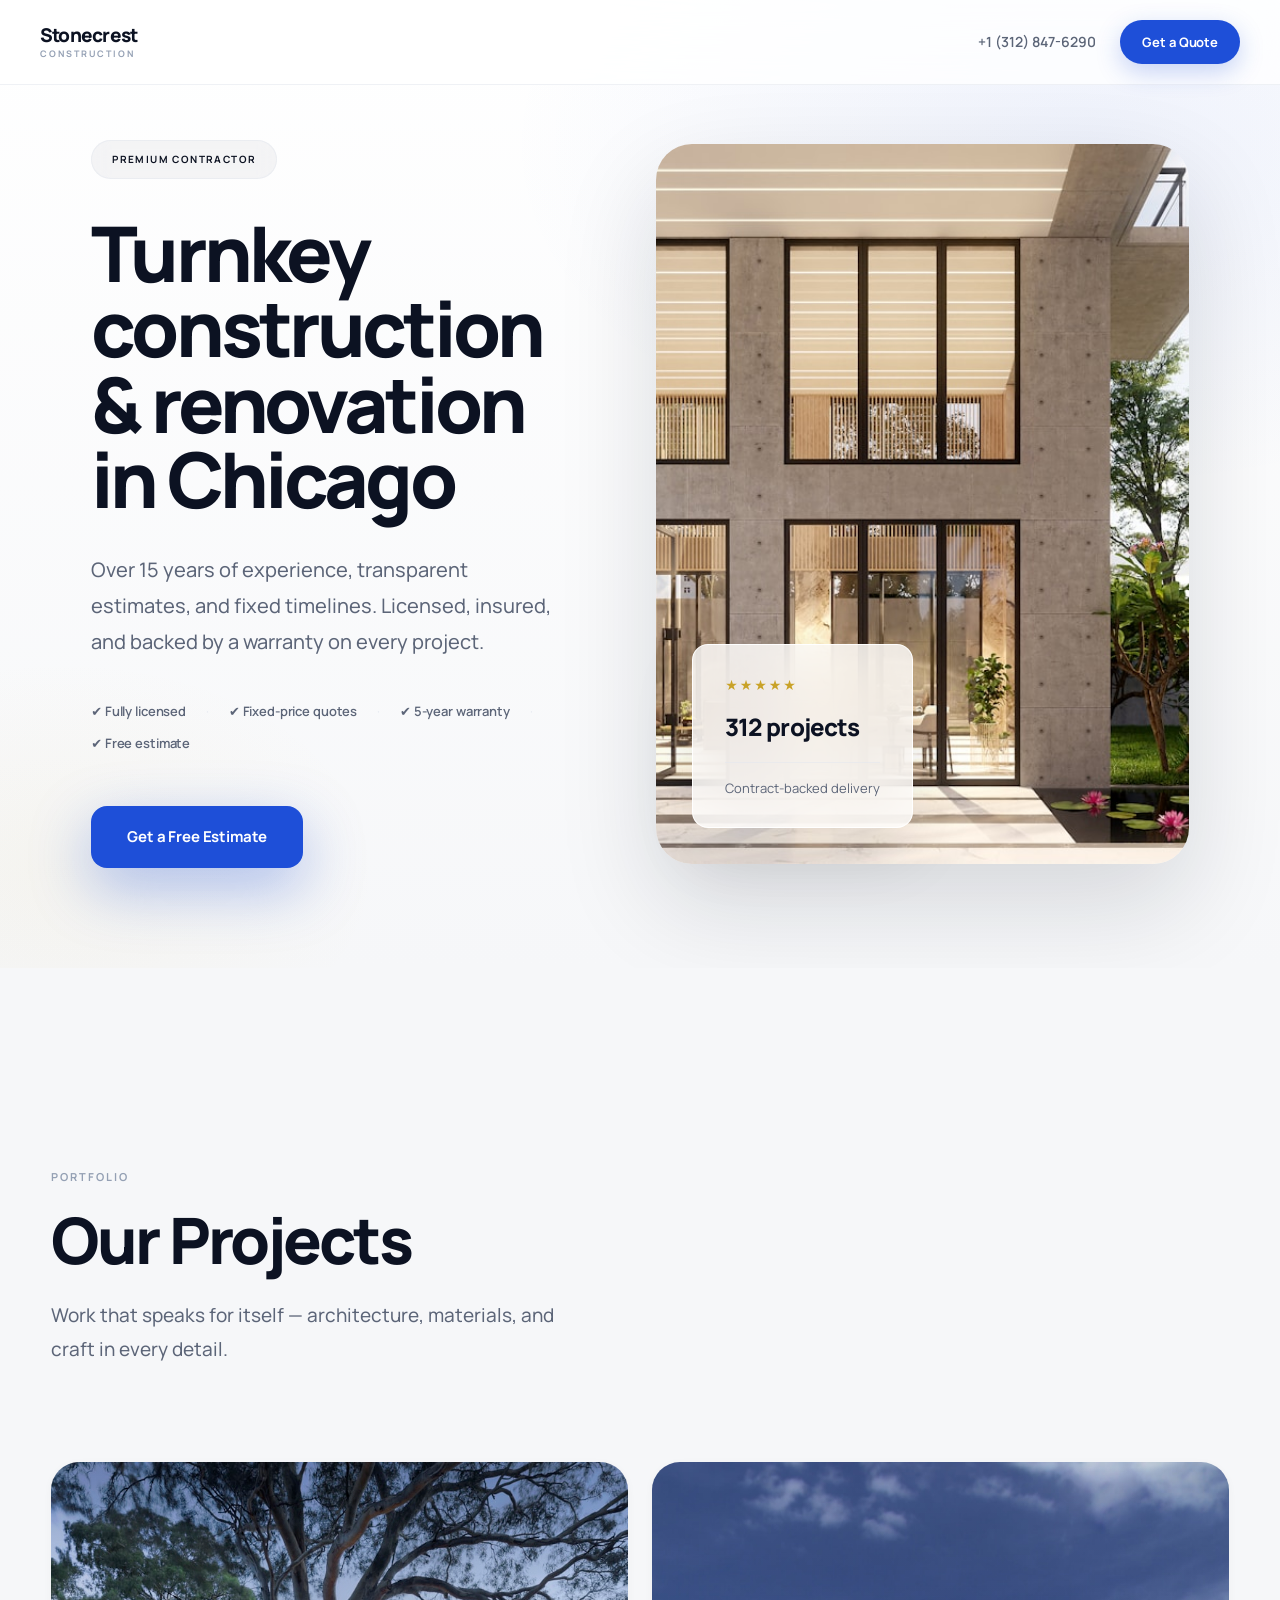
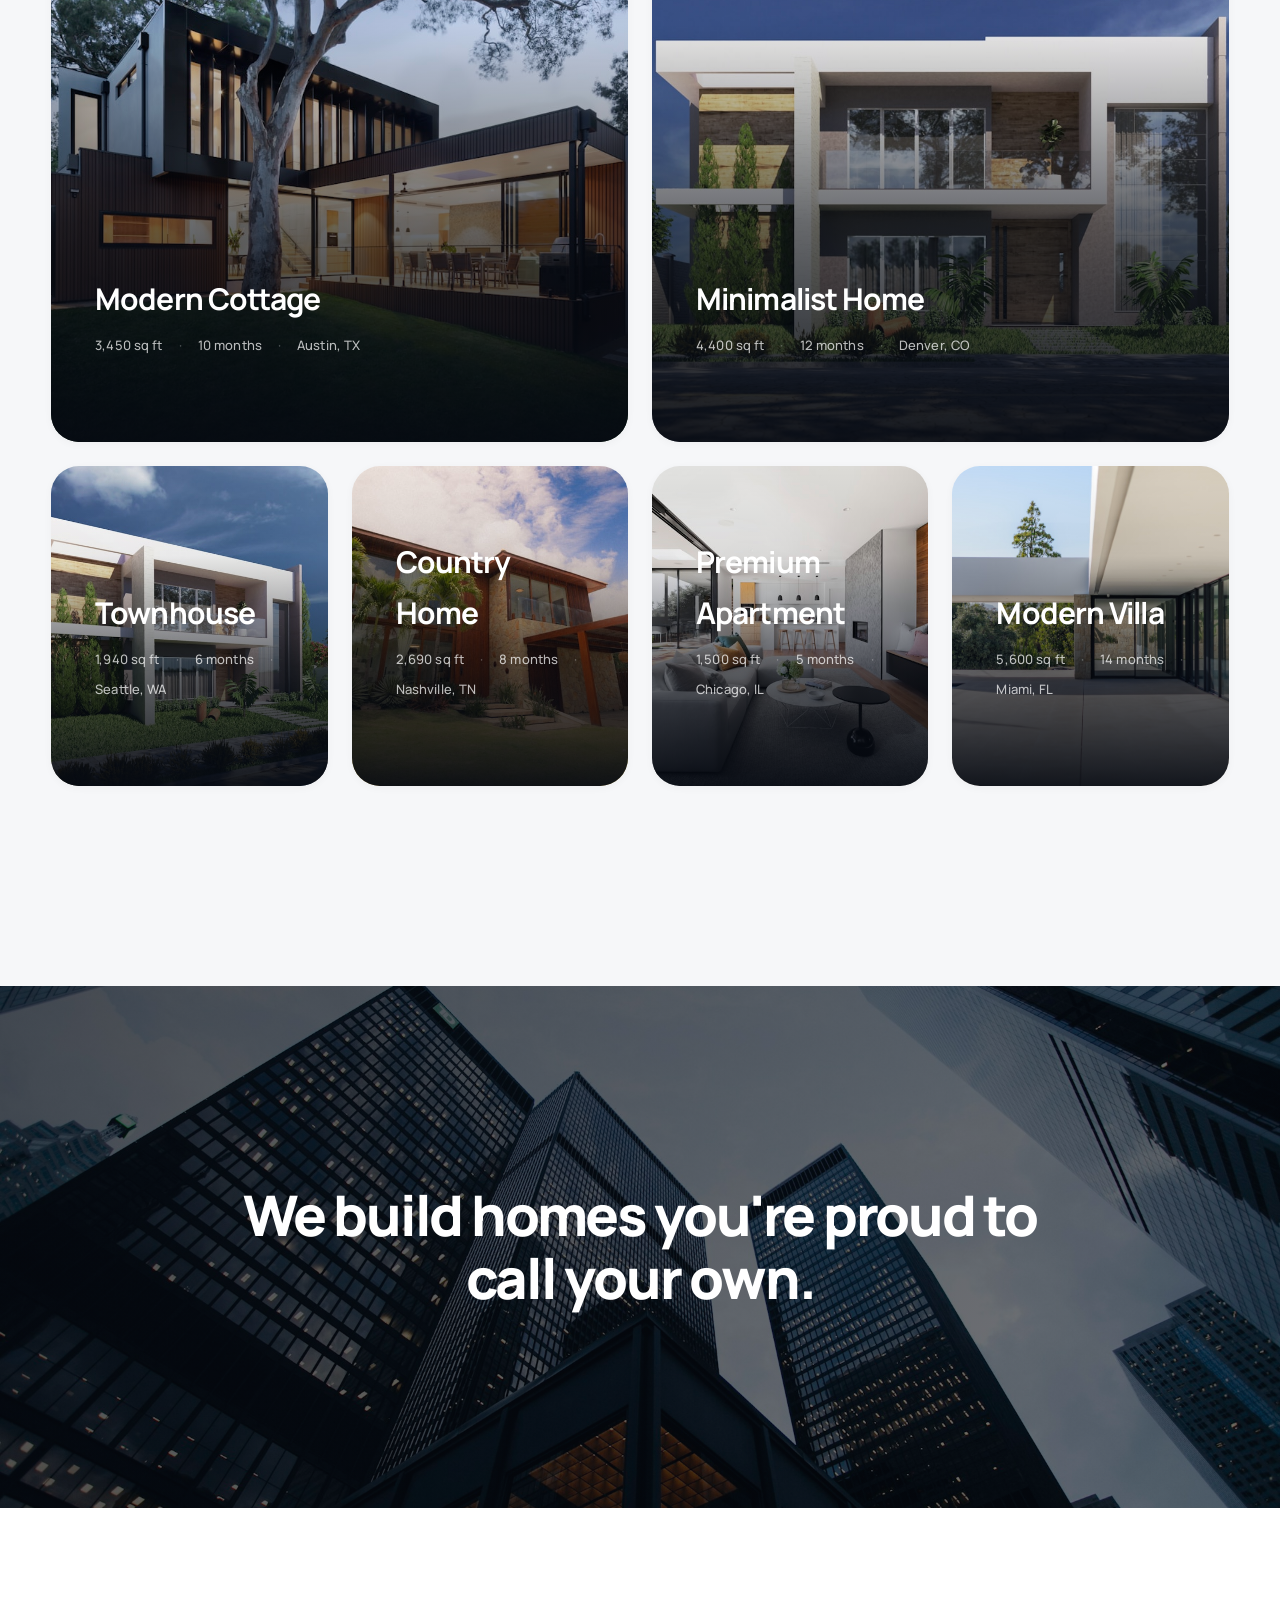
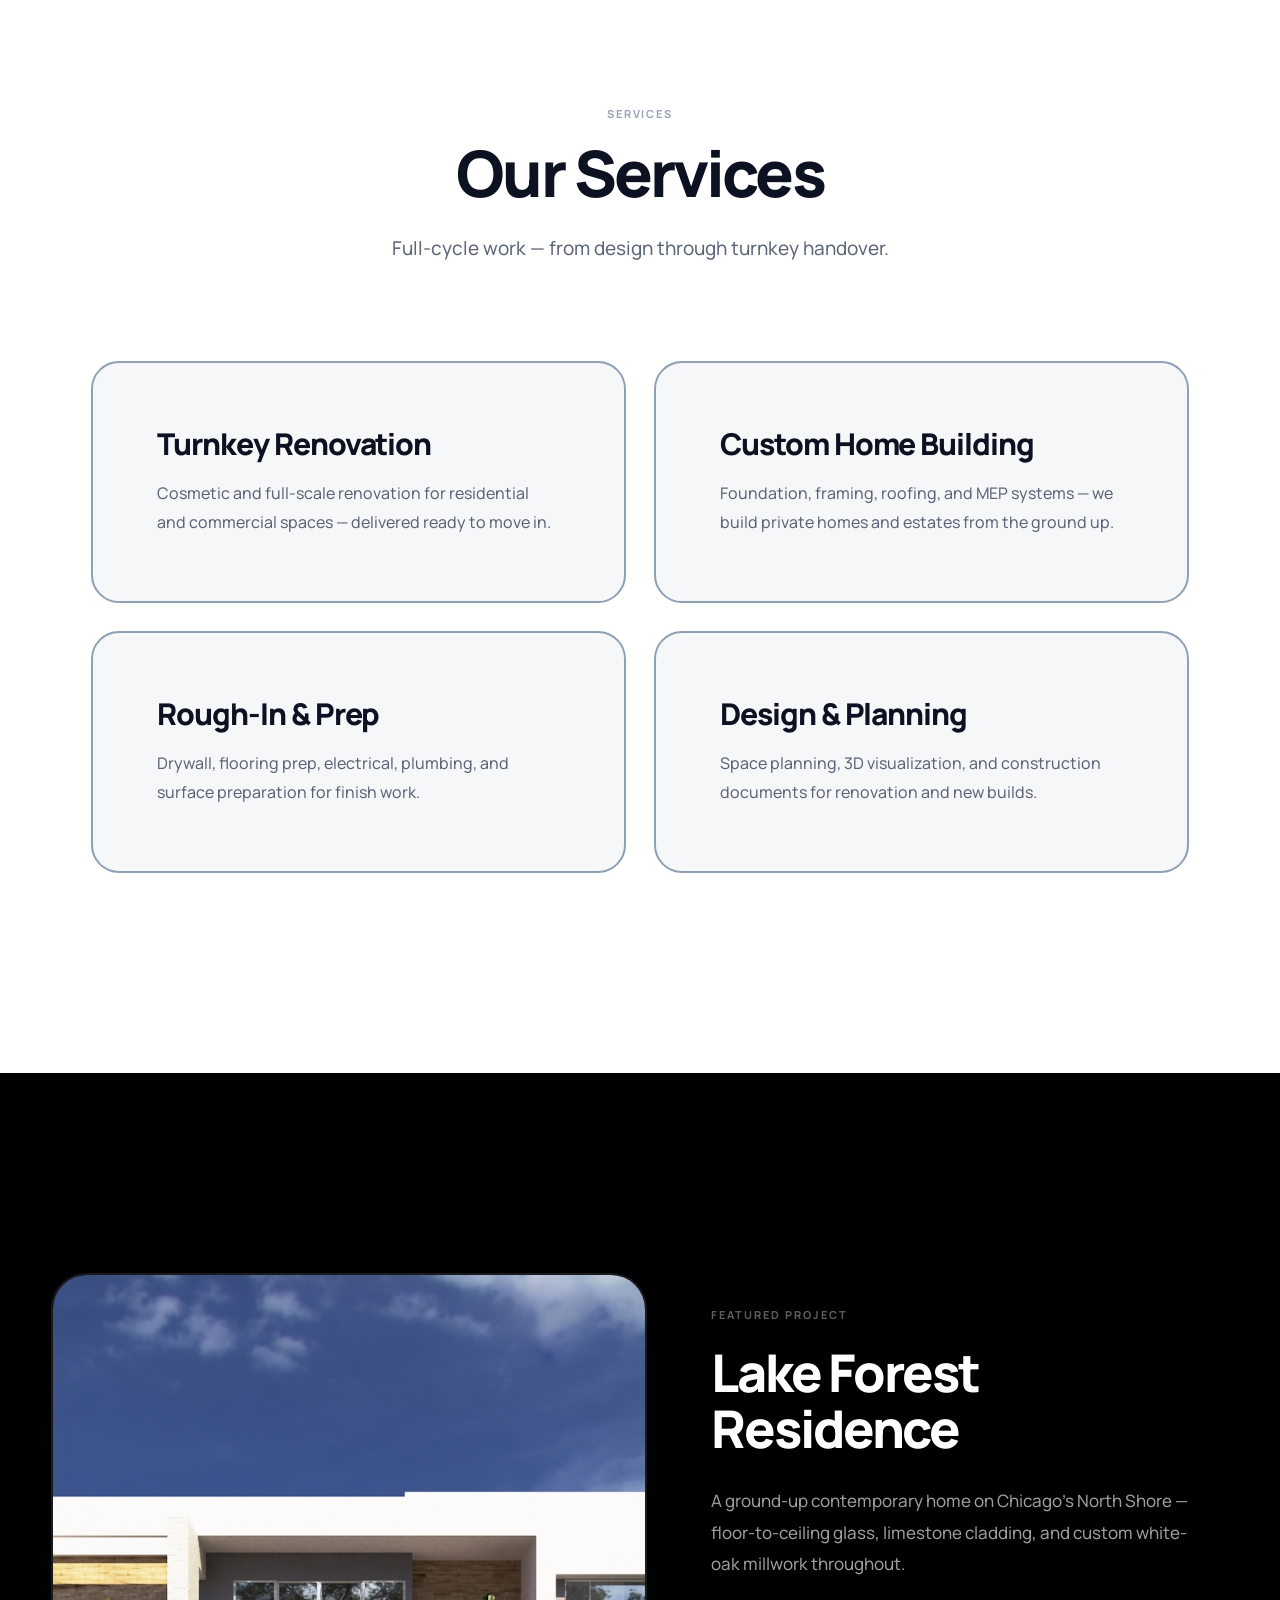
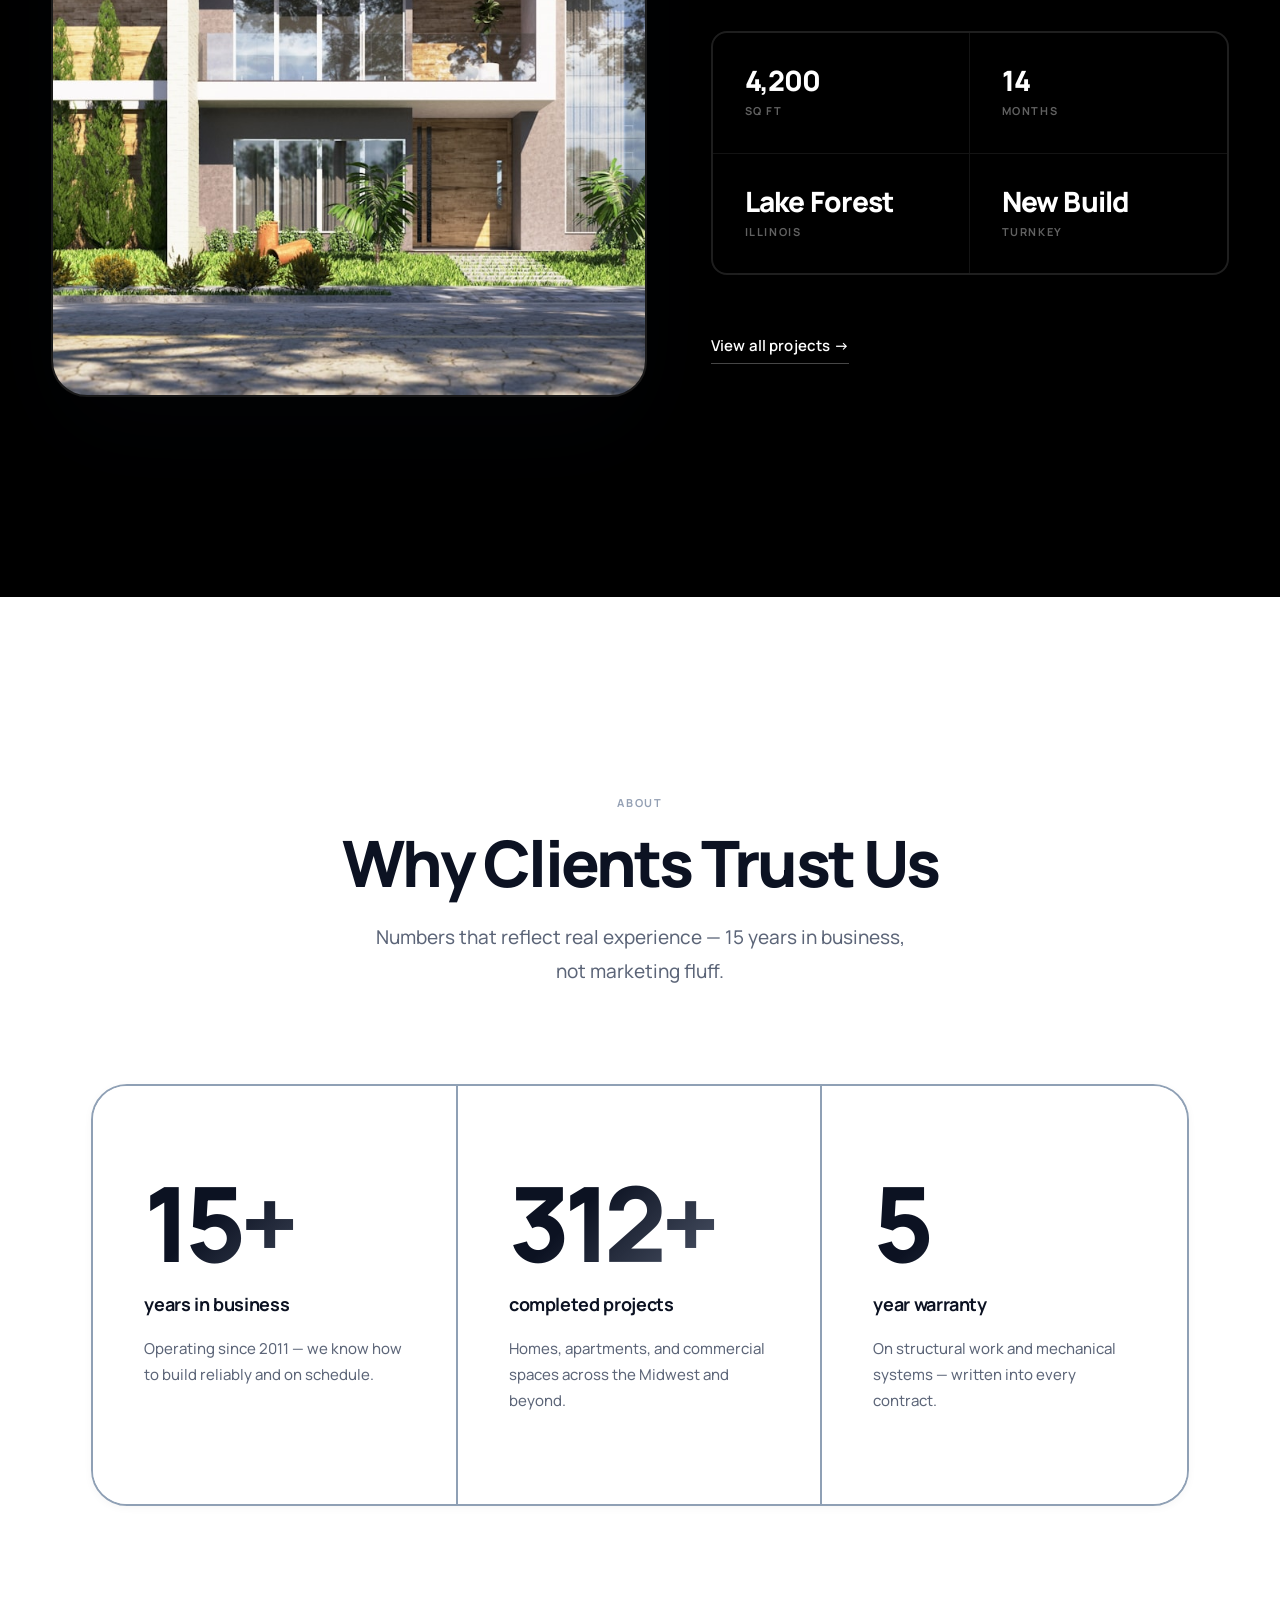
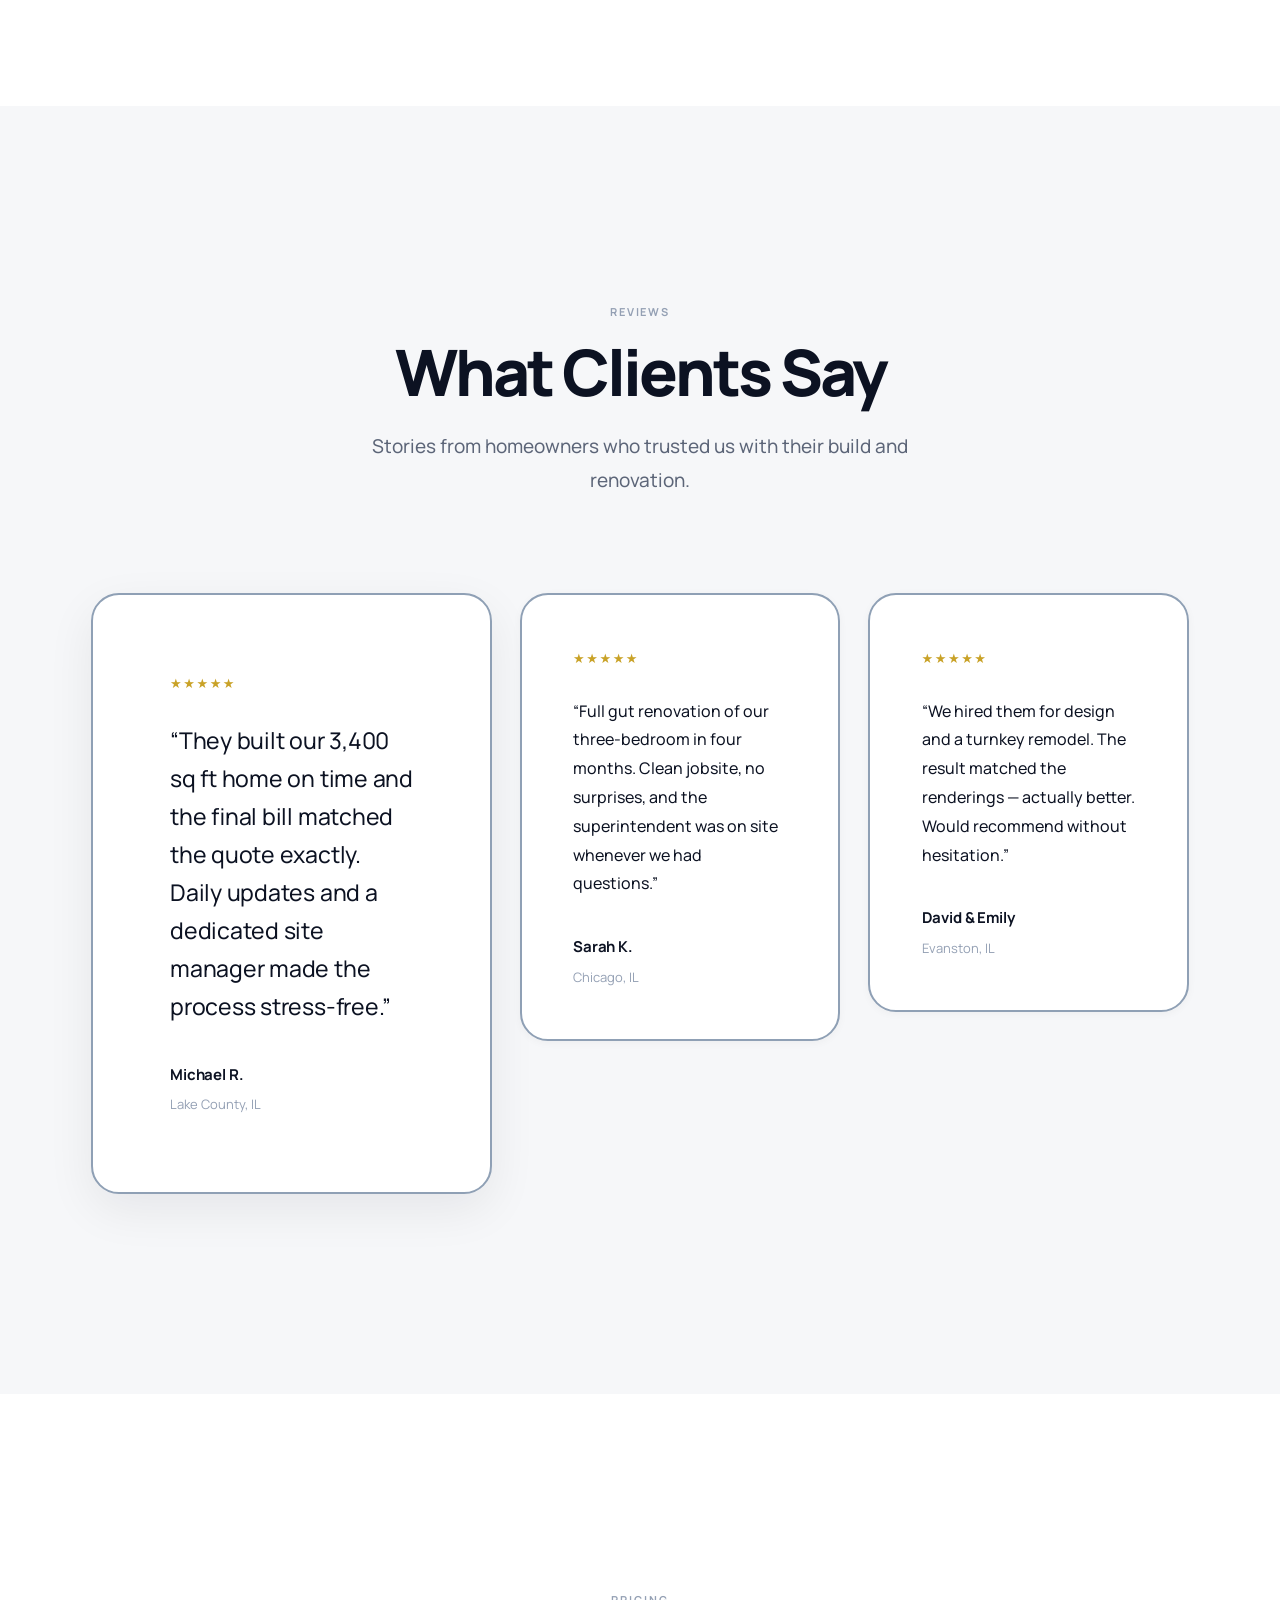
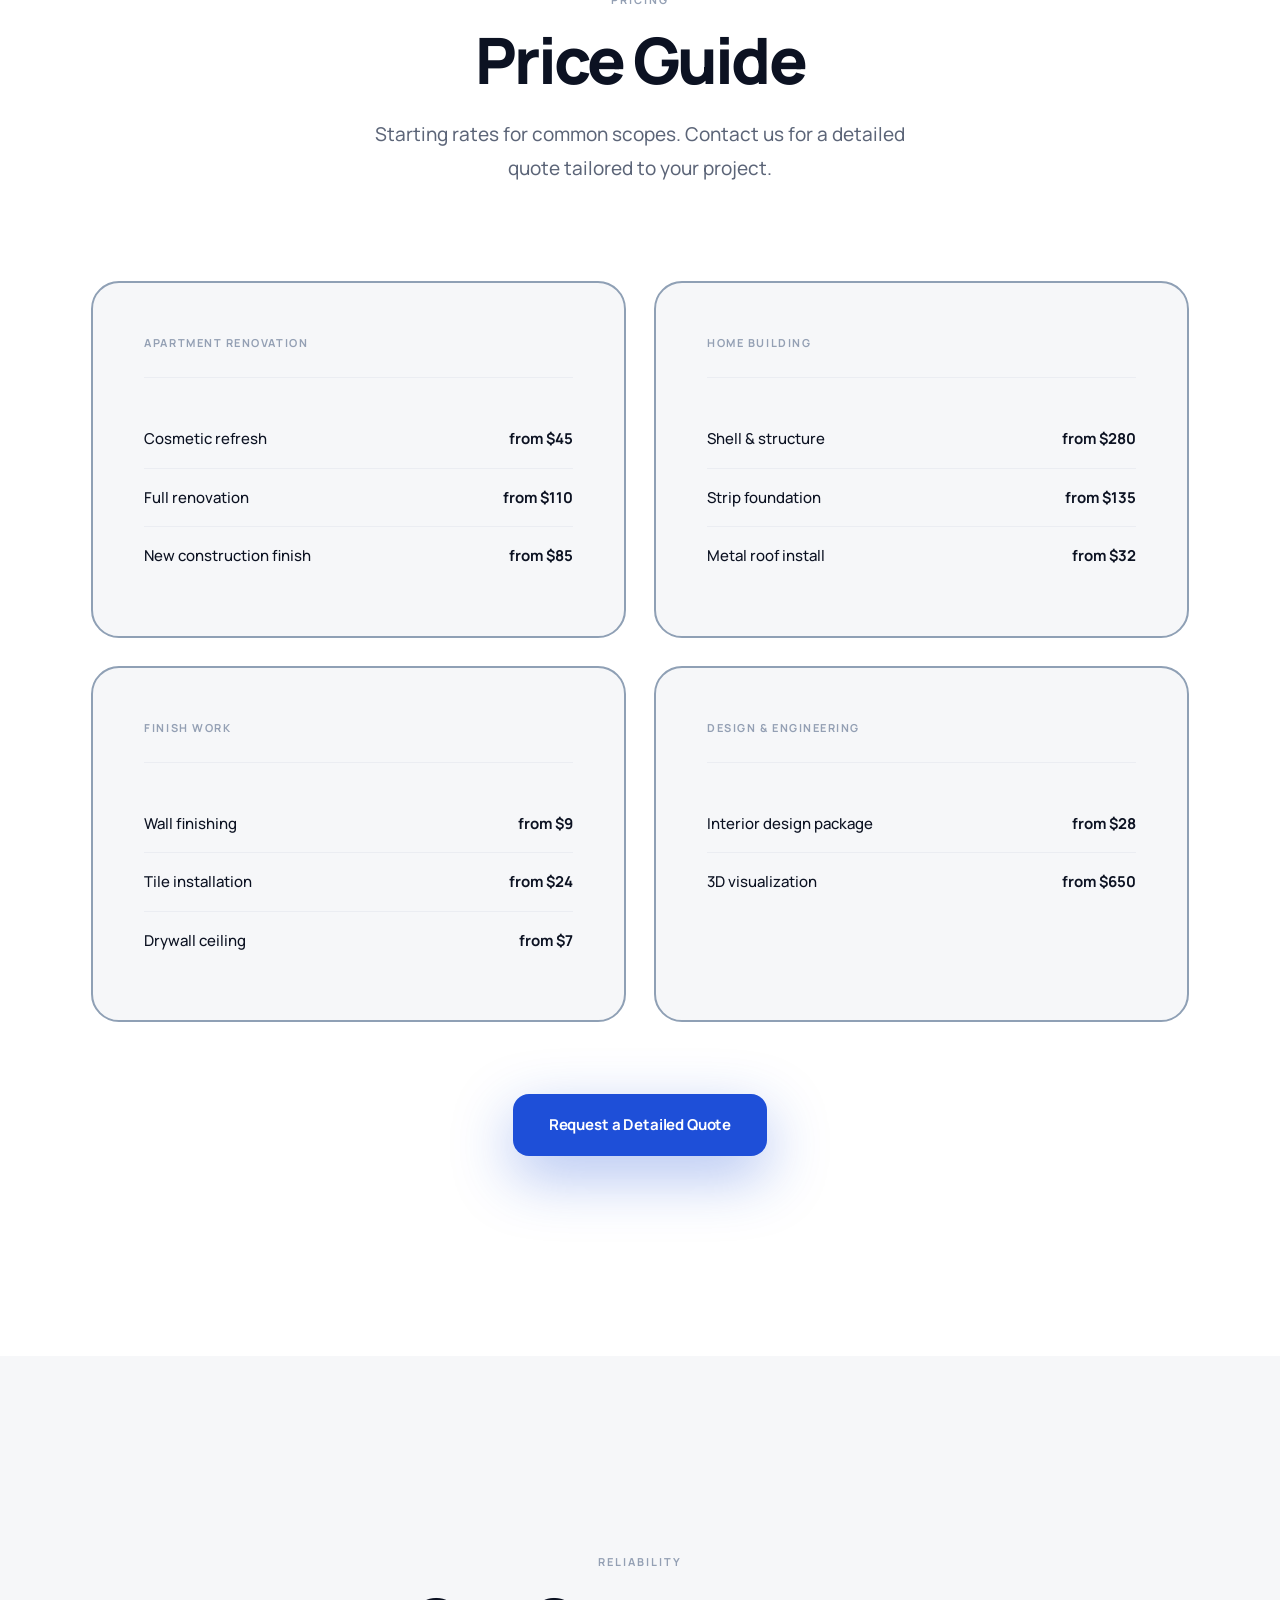
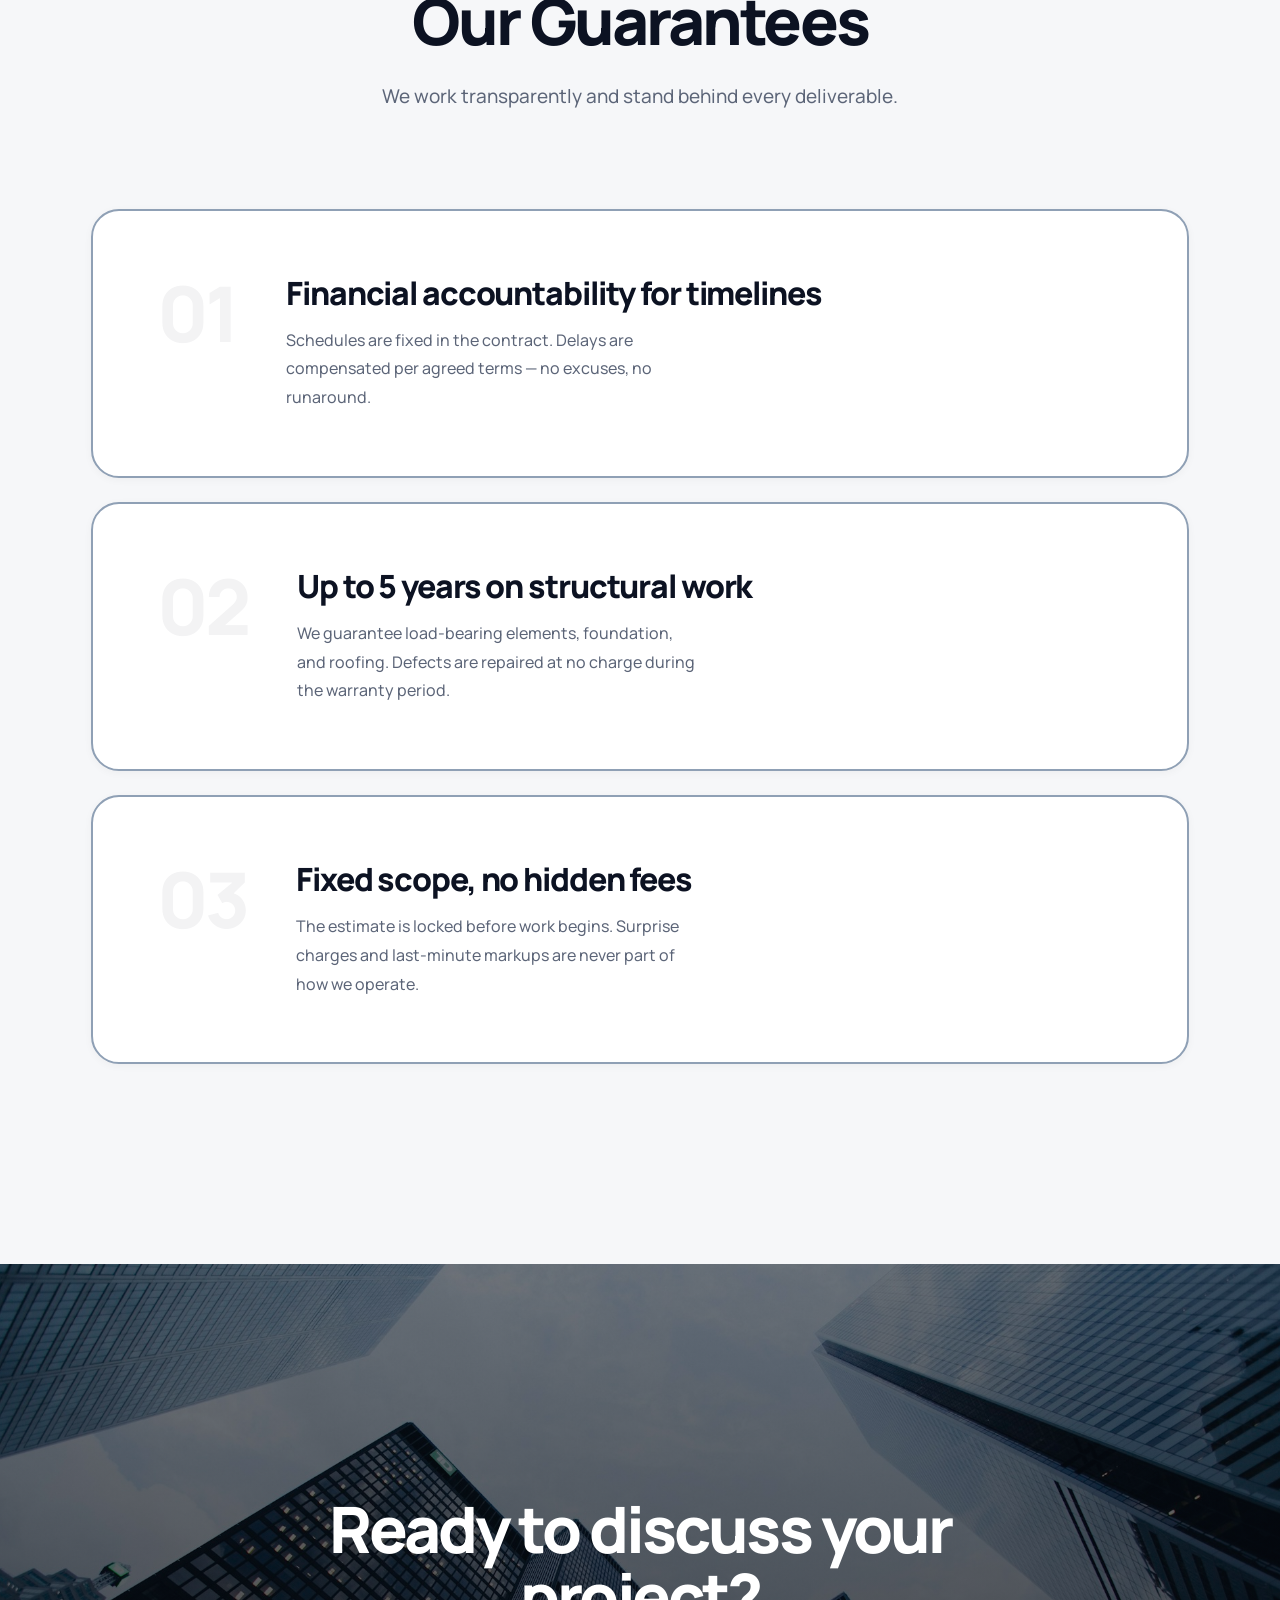
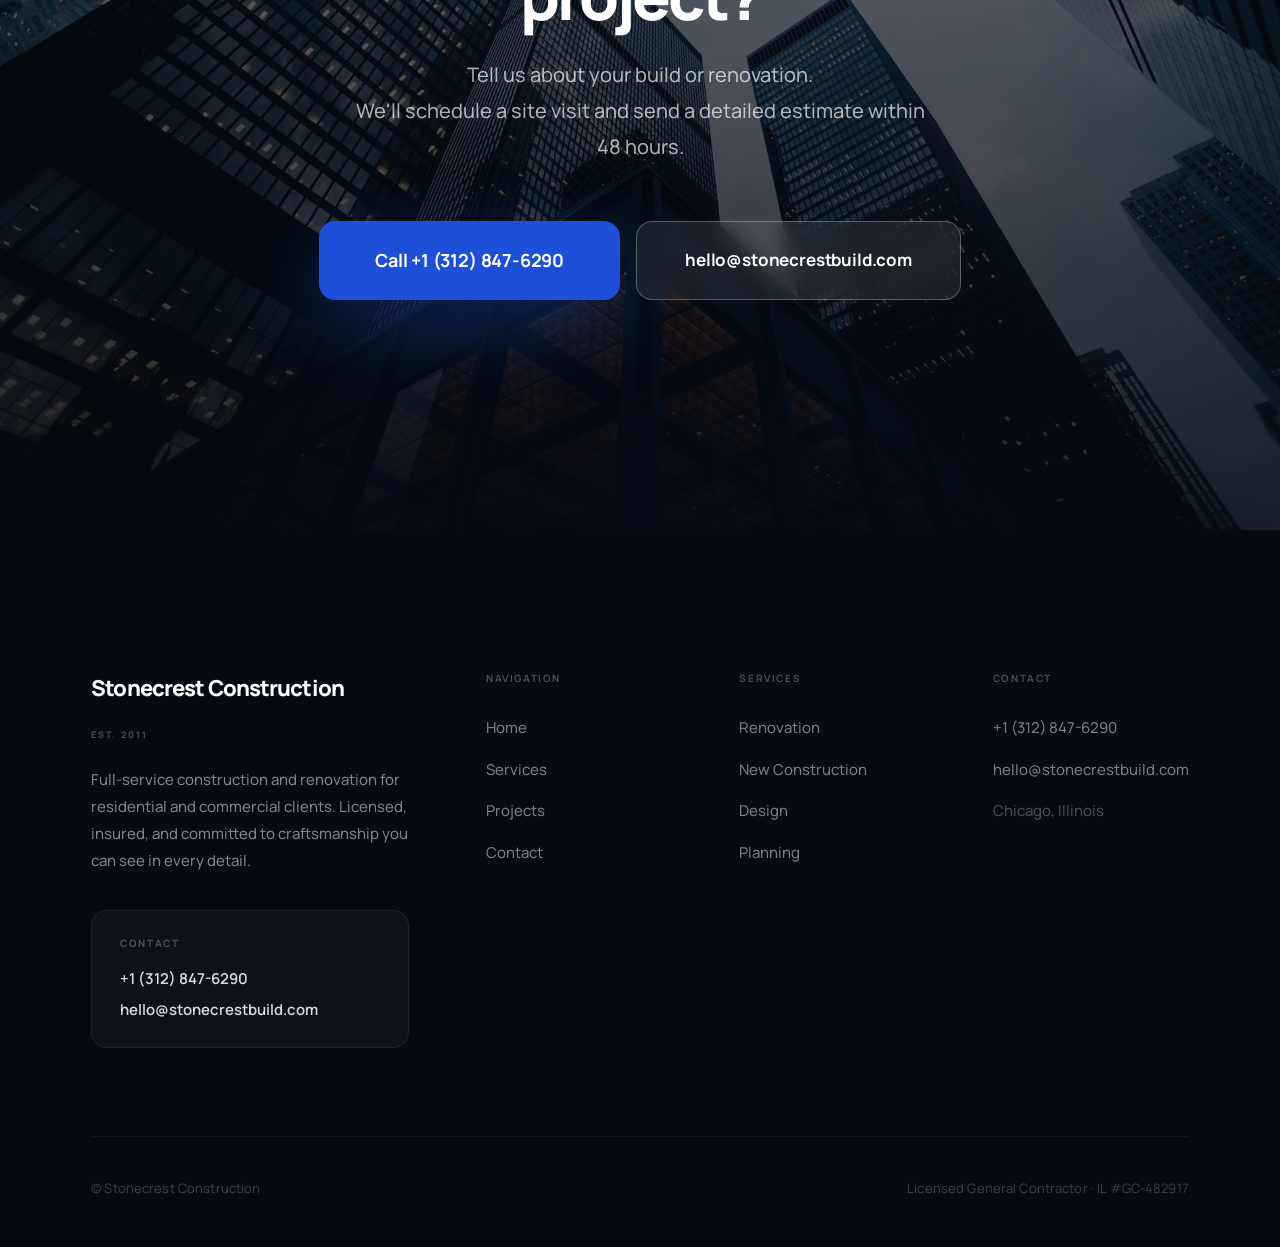
<file: index.html>
<!DOCTYPE html>
<html lang="en">
<head>
  <meta charset="UTF-8">
  <meta name="viewport" content="width=device-width, initial-scale=1.0">
  <title>Stonecrest Construction — Turnkey Building &amp; Renovation</title>

  <meta property="og:title" content="Stonecrest Construction — Turnkey Building &amp; Renovation">
  <meta property="og:description" content="Premium construction and renovation with transparent pricing, fixed timelines, and a 5-year warranty.">
  <meta property="og:type" content="website">
  <meta property="og:url" content="https://example.com">

  <link rel="icon" type="image/png" href="favicon.png">
  <link rel="apple-touch-icon" href="favicon.png">
  <link rel="preconnect" href="https://fonts.googleapis.com">
  <link rel="preconnect" href="https://fonts.gstatic.com" crossorigin>
  <link href="https://fonts.googleapis.com/css2?family=Manrope:wght@400;500;600;700;800&display=swap" rel="stylesheet">
  <link rel="stylesheet" href="style.css">
</head>
<body>
  <header class="header">
    <div class="container header__inner">
      <a href="#" class="logo">
        <span class="logo__name">Stonecrest</span>
        <span class="logo__tag">Construction</span>
      </a>
      <div class="header__contacts">
        <a href="tel:+13128476290" class="header__phone">+1 (312) 847-6290</a>
        <a href="#contacts" class="btn btn--primary btn--header">Get a Quote</a>
      </div>
    </div>
  </header>

  <main>
    <section class="hero animate-in">
      <div class="container hero__inner">
        <div class="hero__content">
          <span class="badge badge--hero">Premium Contractor</span>
          <h1 class="hero__title">Turnkey construction &amp; renovation in&nbsp;Chicago</h1>
          <p class="hero__subtitle">Over 15 years of experience, transparent estimates, and fixed timelines. Licensed, insured, and backed by a warranty on every project.</p>
          <ul class="hero__features">
            <li class="hero__feature">✔ Fully licensed</li>
            <li class="hero__feature">✔ Fixed-price quotes</li>
            <li class="hero__feature">✔ 5-year warranty</li>
            <li class="hero__feature">✔ Free estimate</li>
          </ul>
          <div class="hero__actions">
            <a href="#contacts" class="btn btn--primary">Get a Free Estimate</a>
          </div>
        </div>
        <div class="hero__media">
          <img
            class="hero__image"
            src="images/hero.jpg"
            alt="Modern minimalist home"
            width="640"
            height="720"
            loading="eager"
          >
          <div class="hero__glass">
            <p class="hero__glass-rating">★★★★★</p>
            <p class="hero__glass-stat">312 projects</p>
            <p class="hero__glass-note">Contract-backed delivery</p>
          </div>
        </div>
      </div>
    </section>
    <section class="projects animate-in" id="projects">
      <div class="container container--wide">
        <header class="section-head section-head--left">
          <span class="section-label">Portfolio</span>
          <h2 class="section-title section-title--left">Our Projects</h2>
          <p class="section-desc section-desc--left">Work that speaks for itself — architecture, materials, and craft in every detail.</p>
        </header>
        <div class="projects__grid">
          <article class="project-card project-card--large">
            <img class="project-card__img" src="images/project-1.jpg" alt="Modern cottage" loading="lazy" width="800" height="560">
            <div class="project-card__overlay">
              <h3 class="project-card__title">Modern Cottage</h3>
              <p class="project-card__meta"><span>3,450 sq ft</span><span>10 months</span><span>Austin, TX</span></p>
              <a href="#projects" class="project-card__link">View Project →</a>
            </div>
          </article>
          <article class="project-card project-card--large">
            <img class="project-card__img" src="images/project-2.jpg" alt="Minimalist home" loading="lazy" width="800" height="560">
            <div class="project-card__overlay">
              <h3 class="project-card__title">Minimalist Home</h3>
              <p class="project-card__meta"><span>4,400 sq ft</span><span>12 months</span><span>Denver, CO</span></p>
              <a href="#projects" class="project-card__link">View Project →</a>
            </div>
          </article>
          <article class="project-card">
            <img class="project-card__img" src="images/project-3.jpg" alt="Townhouse" loading="lazy" width="480" height="320">
            <div class="project-card__overlay">
              <h3 class="project-card__title">Townhouse</h3>
              <p class="project-card__meta"><span>1,940 sq ft</span><span>6 months</span><span>Seattle, WA</span></p>
              <a href="#projects" class="project-card__link">View →</a>
            </div>
          </article>
          <article class="project-card">
            <img class="project-card__img" src="images/project-4.jpg" alt="Country home" loading="lazy" width="480" height="320">
            <div class="project-card__overlay">
              <h3 class="project-card__title">Country Home</h3>
              <p class="project-card__meta"><span>2,690 sq ft</span><span>8 months</span><span>Nashville, TN</span></p>
              <a href="#projects" class="project-card__link">View →</a>
            </div>
          </article>
          <article class="project-card">
            <img class="project-card__img" src="images/project-5.jpg" alt="Premium apartment" loading="lazy" width="480" height="320">
            <div class="project-card__overlay">
              <h3 class="project-card__title">Premium Apartment</h3>
              <p class="project-card__meta"><span>1,500 sq ft</span><span>5 months</span><span>Chicago, IL</span></p>
              <a href="#projects" class="project-card__link">View →</a>
            </div>
          </article>
          <article class="project-card">
            <img class="project-card__img" src="images/project-6.jpg" alt="Modern villa" loading="lazy" width="480" height="320">
            <div class="project-card__overlay">
              <h3 class="project-card__title">Modern Villa</h3>
              <p class="project-card__meta"><span>5,600 sq ft</span><span>14 months</span><span>Miami, FL</span></p>
              <a href="#projects" class="project-card__link">View →</a>
            </div>
          </article>
        </div>
      </div>
    </section>
    <figure class="visual-break animate-in">
      <img
        class="visual-break__img"
        src="images/quote.jpg"
        alt="Modern architecture"
        loading="lazy"
      >
      <blockquote class="visual-break__quote">
        <p>We build homes you&apos;re proud to call your own.</p>
      </blockquote>
    </figure>
    <section class="services animate-in" id="services">
      <div class="container">
        <h2 class="section-title" data-badge="Services">Our Services</h2>
        <p class="section-desc">Full-cycle work — from design through turnkey handover.</p>
        <div class="cards-grid">
          <article class="card">
            <span class="card__icon" aria-hidden="true">
              <svg width="32" height="32" viewBox="0 0 24 24" fill="none" stroke="currentColor" stroke-width="2" stroke-linecap="round" stroke-linejoin="round"><path d="M3 9l9-7 9 7v11a2 2 0 0 1-2 2H5a2 2 0 0 1-2-2z"/><polyline points="9 22 9 12 15 12 15 22"/></svg>
            </span>
            <h3 class="card__title">Turnkey Renovation</h3>
            <p class="card__text">Cosmetic and full-scale renovation for residential and commercial spaces — delivered ready to move in.</p>
          </article>
          <article class="card">
            <span class="card__icon" aria-hidden="true">
              <svg width="32" height="32" viewBox="0 0 24 24" fill="none" stroke="currentColor" stroke-width="2" stroke-linecap="round" stroke-linejoin="round"><rect x="4" y="2" width="16" height="20" rx="2"/><path d="M9 22v-4h6v4"/><path d="M8 6h.01M16 6h.01M12 6h.01M12 10h.01M12 14h.01M16 10h.01M8 10h.01M8 14h.01M16 14h.01"/></svg>
            </span>
            <h3 class="card__title">Custom Home Building</h3>
            <p class="card__text">Foundation, framing, roofing, and MEP systems — we build private homes and estates from the ground up.</p>
          </article>
          <article class="card">
            <span class="card__icon" aria-hidden="true">
              <svg width="32" height="32" viewBox="0 0 24 24" fill="none" stroke="currentColor" stroke-width="2" stroke-linecap="round" stroke-linejoin="round"><path d="M14.7 6.3a1 1 0 0 0 0 1.4l1.6 1.6a1 1 0 0 0 1.4 0l3.77-3.77a6 6 0 0 1-7.94 7.94l-6.91 6.91a2.12 2.12 0 0 1-3-3l6.91-6.91a6 6 0 0 1 7.94-7.94l-3.76 3.76z"/></svg>
            </span>
            <h3 class="card__title">Rough-In &amp; Prep</h3>
            <p class="card__text">Drywall, flooring prep, electrical, plumbing, and surface preparation for finish work.</p>
          </article>
          <article class="card">
            <span class="card__icon" aria-hidden="true">
              <svg width="32" height="32" viewBox="0 0 24 24" fill="none" stroke="currentColor" stroke-width="2" stroke-linecap="round" stroke-linejoin="round"><rect x="3" y="3" width="18" height="18" rx="2"/><path d="M3 9h18M9 21V9"/></svg>
            </span>
            <h3 class="card__title">Design &amp; Planning</h3>
            <p class="card__text">Space planning, 3D visualization, and construction documents for renovation and new builds.</p>
          </article>
        </div>
      </div>
    </section>
    <section class="featured animate-in" id="featured">
      <div class="container container--wide">
        <div class="featured__layout">
          <div class="featured__media">
            <img
              class="featured__img"
              src="images/project-2.jpg"
              alt="Lake Forest Residence — contemporary North Shore home"
              width="960"
              height="720"
              loading="lazy"
            >
          </div>
          <div class="featured__panel">
            <span class="section-label">Featured Project</span>
            <h2 class="featured__title">Lake Forest Residence</h2>
            <p class="featured__desc">A ground-up contemporary home on Chicago&apos;s North Shore — floor-to-ceiling glass, limestone cladding, and custom white-oak millwork throughout.</p>
            <ul class="featured__specs">
              <li class="featured__spec">
                <span class="featured__spec-value">4,200</span>
                <span class="featured__spec-label">sq ft</span>
              </li>
              <li class="featured__spec">
                <span class="featured__spec-value">14</span>
                <span class="featured__spec-label">months</span>
              </li>
              <li class="featured__spec">
                <span class="featured__spec-value">Lake Forest</span>
                <span class="featured__spec-label">Illinois</span>
              </li>
              <li class="featured__spec">
                <span class="featured__spec-value">New Build</span>
                <span class="featured__spec-label">turnkey</span>
              </li>
            </ul>
            <a href="#projects" class="featured__link">View all projects →</a>
          </div>
        </div>
      </div>
    </section>
    <section class="stats animate-in">
      <div class="container">
        <h2 class="section-title" data-badge="About">Why Clients Trust Us</h2>
        <p class="section-desc">Numbers that reflect real experience — 15 years in business, not marketing fluff.</p>
        <div class="stats__grid">
          <div class="stat">
            <span class="stat__number">15+</span>
            <span class="stat__label">years in business</span>
            <p class="stat__text">Operating since 2011 — we know how to build reliably and on schedule.</p>
          </div>
          <div class="stat">
            <span class="stat__number">312+</span>
            <span class="stat__label">completed projects</span>
            <p class="stat__text">Homes, apartments, and commercial spaces across the Midwest and beyond.</p>
          </div>
          <div class="stat">
            <span class="stat__number">5</span>
            <span class="stat__label">year warranty</span>
            <p class="stat__text">On structural work and mechanical systems — written into every contract.</p>
          </div>
        </div>
      </div>
    </section>
    <section class="reviews animate-in" id="reviews">
      <div class="container">
        <h2 class="section-title" data-badge="Reviews">What Clients Say</h2>
        <p class="section-desc">Stories from homeowners who trusted us with their build and renovation.</p>
        <div class="reviews__grid">
          <article class="review-card">
            <p class="review-card__stars" aria-label="5 out of 5">★★★★★</p>
            <p class="review-card__text">&ldquo;They built our 3,400 sq ft home on time and the final bill matched the quote exactly. Daily updates and a dedicated site manager made the process stress-free.&rdquo;</p>
            <p class="review-card__name">Michael R.</p>
            <p class="review-card__city">Lake County, IL</p>
          </article>
          <article class="review-card">
            <p class="review-card__stars" aria-label="5 out of 5">★★★★★</p>
            <p class="review-card__text">&ldquo;Full gut renovation of our three-bedroom in four months. Clean jobsite, no surprises, and the superintendent was on site whenever we had questions.&rdquo;</p>
            <p class="review-card__name">Sarah K.</p>
            <p class="review-card__city">Chicago, IL</p>
          </article>
          <article class="review-card">
            <p class="review-card__stars" aria-label="5 out of 5">★★★★★</p>
            <p class="review-card__text">&ldquo;We hired them for design and a turnkey remodel. The result matched the renderings — actually better. Would recommend without hesitation.&rdquo;</p>
            <p class="review-card__name">David &amp; Emily</p>
            <p class="review-card__city">Evanston, IL</p>
          </article>
        </div>
      </div>
    </section>
    <section class="pricing animate-in" id="pricing">
      <div class="container">
        <h2 class="section-title" data-badge="Pricing">Price Guide</h2>
        <p class="section-desc">Starting rates for common scopes. Contact us for a detailed quote tailored to your project.</p>
        <div class="pricing__cards">
          <div class="pricing__group">
            <h3 class="pricing__group-title">Apartment Renovation</h3>
            <ul class="pricing__list">
              <li class="pricing__item"><span class="pricing__item-name">Cosmetic refresh</span><span class="pricing__item-meta">sq ft</span><span class="pricing__item-price">from $45</span></li>
              <li class="pricing__item"><span class="pricing__item-name">Full renovation</span><span class="pricing__item-meta">sq ft</span><span class="pricing__item-price">from $110</span></li>
              <li class="pricing__item"><span class="pricing__item-name">New construction finish</span><span class="pricing__item-meta">sq ft</span><span class="pricing__item-price">from $85</span></li>
            </ul>
          </div>
          <div class="pricing__group">
            <h3 class="pricing__group-title">Home Building</h3>
            <ul class="pricing__list">
              <li class="pricing__item"><span class="pricing__item-name">Shell &amp; structure</span><span class="pricing__item-meta">sq ft</span><span class="pricing__item-price">from $280</span></li>
              <li class="pricing__item"><span class="pricing__item-name">Strip foundation</span><span class="pricing__item-meta">lin. ft</span><span class="pricing__item-price">from $135</span></li>
              <li class="pricing__item"><span class="pricing__item-name">Metal roof install</span><span class="pricing__item-meta">sq ft</span><span class="pricing__item-price">from $32</span></li>
            </ul>
          </div>
          <div class="pricing__group">
            <h3 class="pricing__group-title">Finish Work</h3>
            <ul class="pricing__list">
              <li class="pricing__item"><span class="pricing__item-name">Wall finishing</span><span class="pricing__item-meta">sq ft</span><span class="pricing__item-price">from $9</span></li>
              <li class="pricing__item"><span class="pricing__item-name">Tile installation</span><span class="pricing__item-meta">sq ft</span><span class="pricing__item-price">from $24</span></li>
              <li class="pricing__item"><span class="pricing__item-name">Drywall ceiling</span><span class="pricing__item-meta">sq ft</span><span class="pricing__item-price">from $7</span></li>
            </ul>
          </div>
          <div class="pricing__group">
            <h3 class="pricing__group-title">Design &amp; Engineering</h3>
            <ul class="pricing__list">
              <li class="pricing__item"><span class="pricing__item-name">Interior design package</span><span class="pricing__item-meta">sq ft</span><span class="pricing__item-price">from $28</span></li>
              <li class="pricing__item"><span class="pricing__item-name">3D visualization</span><span class="pricing__item-meta">view</span><span class="pricing__item-price">from $650</span></li>
            </ul>
          </div>
        </div>
        <div class="pricing__cta">
          <a href="#contacts" class="btn btn--primary">Request a Detailed Quote</a>
        </div>
      </div>
    </section>
    <section class="guarantees animate-in" id="guarantees">
      <div class="container">
        <h2 class="section-title" data-badge="Reliability">Our Guarantees</h2>
        <p class="section-desc">We work transparently and stand behind every deliverable.</p>
        <div class="cards-grid cards-grid--3">
          <article class="card card--guarantee" data-num="01">
            <div>
              <h3 class="card__title">Financial accountability for timelines</h3>
              <p class="card__text">Schedules are fixed in the contract. Delays are compensated per agreed terms — no excuses, no runaround.</p>
            </div>
          </article>
          <article class="card card--guarantee" data-num="02">
            <div>
              <h3 class="card__title">Up to 5 years on structural work</h3>
              <p class="card__text">We guarantee load-bearing elements, foundation, and roofing. Defects are repaired at no charge during the warranty period.</p>
            </div>
          </article>
          <article class="card card--guarantee" data-num="03">
            <div>
              <h3 class="card__title">Fixed scope, no hidden fees</h3>
              <p class="card__text">The estimate is locked before work begins. Surprise charges and last-minute markups are never part of how we operate.</p>
            </div>
          </article>
        </div>
      </div>
    </section>
    <section class="cta animate-in" id="contacts">
      <img
        class="cta__bg"
        src="images/cta.jpg"
        alt=""
        loading="lazy"
      >
      <div class="cta__overlay" aria-hidden="true"></div>
      <div class="container cta__content">
        <h2 class="cta__title">Ready to discuss your project?</h2>
        <p class="cta__text">Tell us about your build or renovation.<br>We&apos;ll schedule a site visit and send a detailed estimate within 48 hours.</p>
        <div class="cta__actions">
          <a href="tel:+13128476290" class="btn btn--primary btn--xl">Call +1 (312) 847-6290</a>
          <a href="mailto:hello@stonecrestbuild.com" class="btn btn--outline btn--xl">hello@stonecrestbuild.com</a>
        </div>
      </div>
    </section>

  </main>
  <footer class="footer">
    <div class="container">
      <div class="footer__grid">
        <div class="footer__col footer__col--brand">
          <p class="footer__brand">Stonecrest Construction</p>
          <p class="footer__tag">Est. 2011</p>
          <p class="footer__desc">Full-service construction and renovation for residential and commercial clients. Licensed, insured, and committed to craftsmanship you can see in every detail.</p>
          <div class="footer__contact-box">
            <p class="footer__heading">Contact</p>
            <a href="tel:+13128476290" class="footer__contact-link">+1 (312) 847-6290</a>
            <a href="mailto:hello@stonecrestbuild.com" class="footer__contact-link">hello@stonecrestbuild.com</a>
          </div>
        </div>
        <div class="footer__col">
          <p class="footer__heading">Navigation</p>
          <nav class="footer__links" aria-label="Navigation">
            <a href="#" class="footer__link">Home</a>
            <a href="#services" class="footer__link">Services</a>
            <a href="#projects" class="footer__link">Projects</a>
            <a href="#contacts" class="footer__link">Contact</a>
          </nav>
        </div>
        <div class="footer__col">
          <p class="footer__heading">Services</p>
          <nav class="footer__links" aria-label="Services">
            <a href="#services" class="footer__link">Renovation</a>
            <a href="#services" class="footer__link">New Construction</a>
            <a href="#services" class="footer__link">Design</a>
            <a href="#services" class="footer__link">Planning</a>
          </nav>
        </div>
        <div class="footer__col">
          <p class="footer__heading">Contact</p>
          <nav class="footer__links" aria-label="Contact">
            <a href="tel:+13128476290" class="footer__link">+1 (312) 847-6290</a>
            <a href="mailto:hello@stonecrestbuild.com" class="footer__link">hello@stonecrestbuild.com</a>
            <span class="footer__link footer__link--muted">Chicago, Illinois</span>
          </nav>
        </div>
      </div>
      <div class="footer__bottom">
        <p class="footer__copy">&copy; Stonecrest Construction</p>
        <p class="footer__credit">Licensed General Contractor · IL #GC-482917</p>
      </div>
    </div>
  </footer>

</body>
</html>
</file>
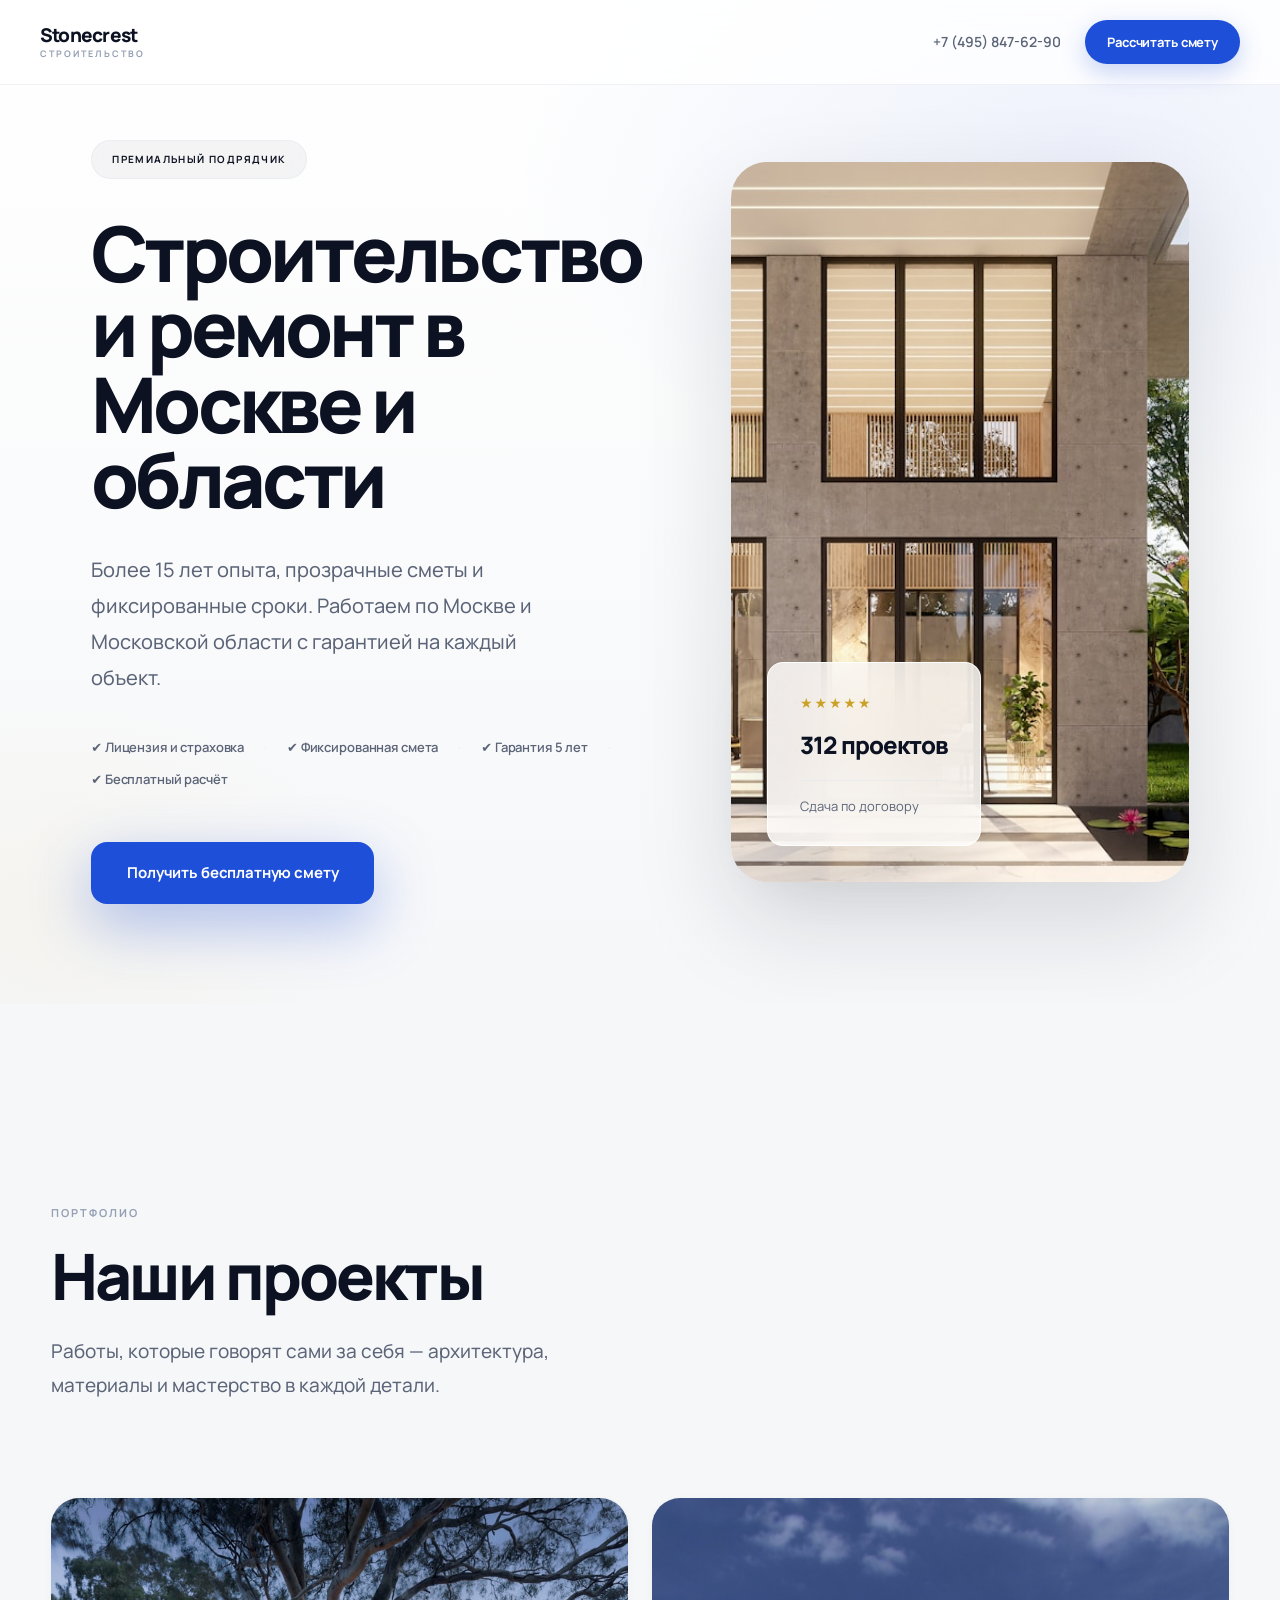
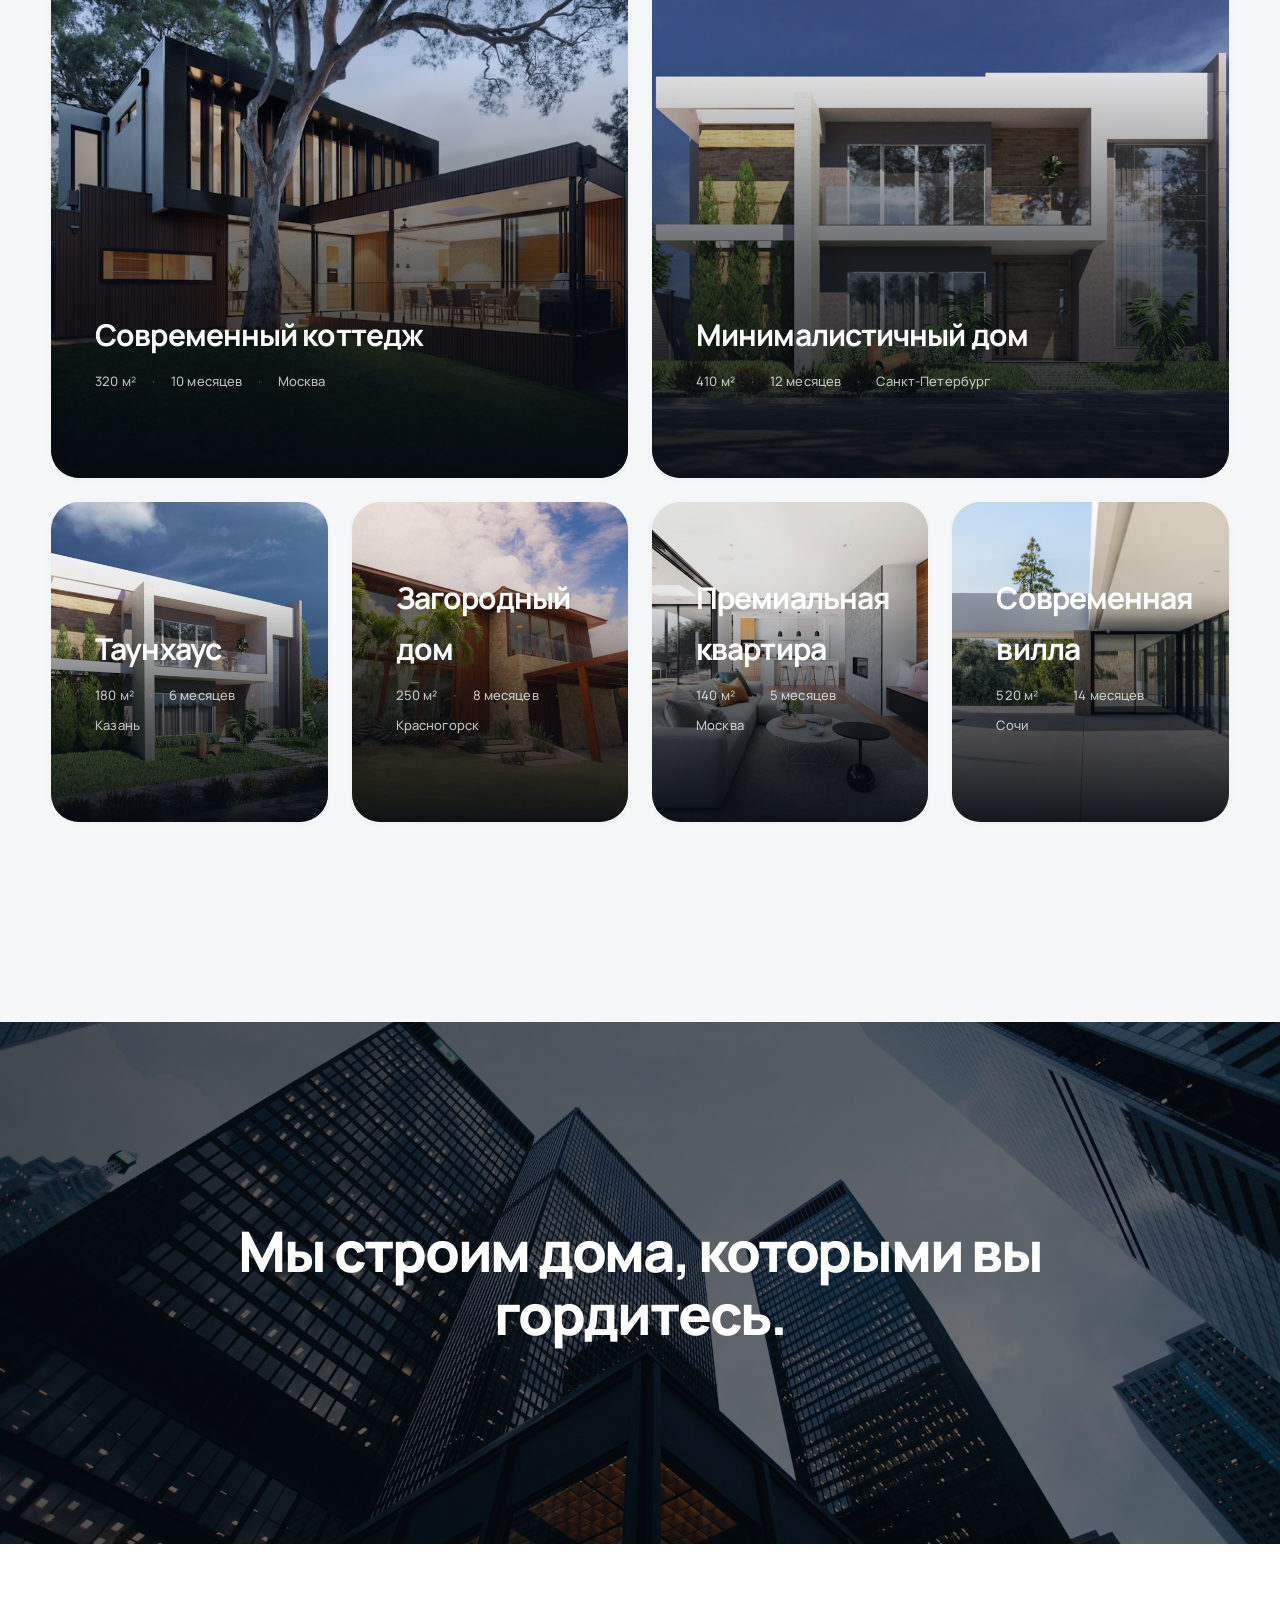
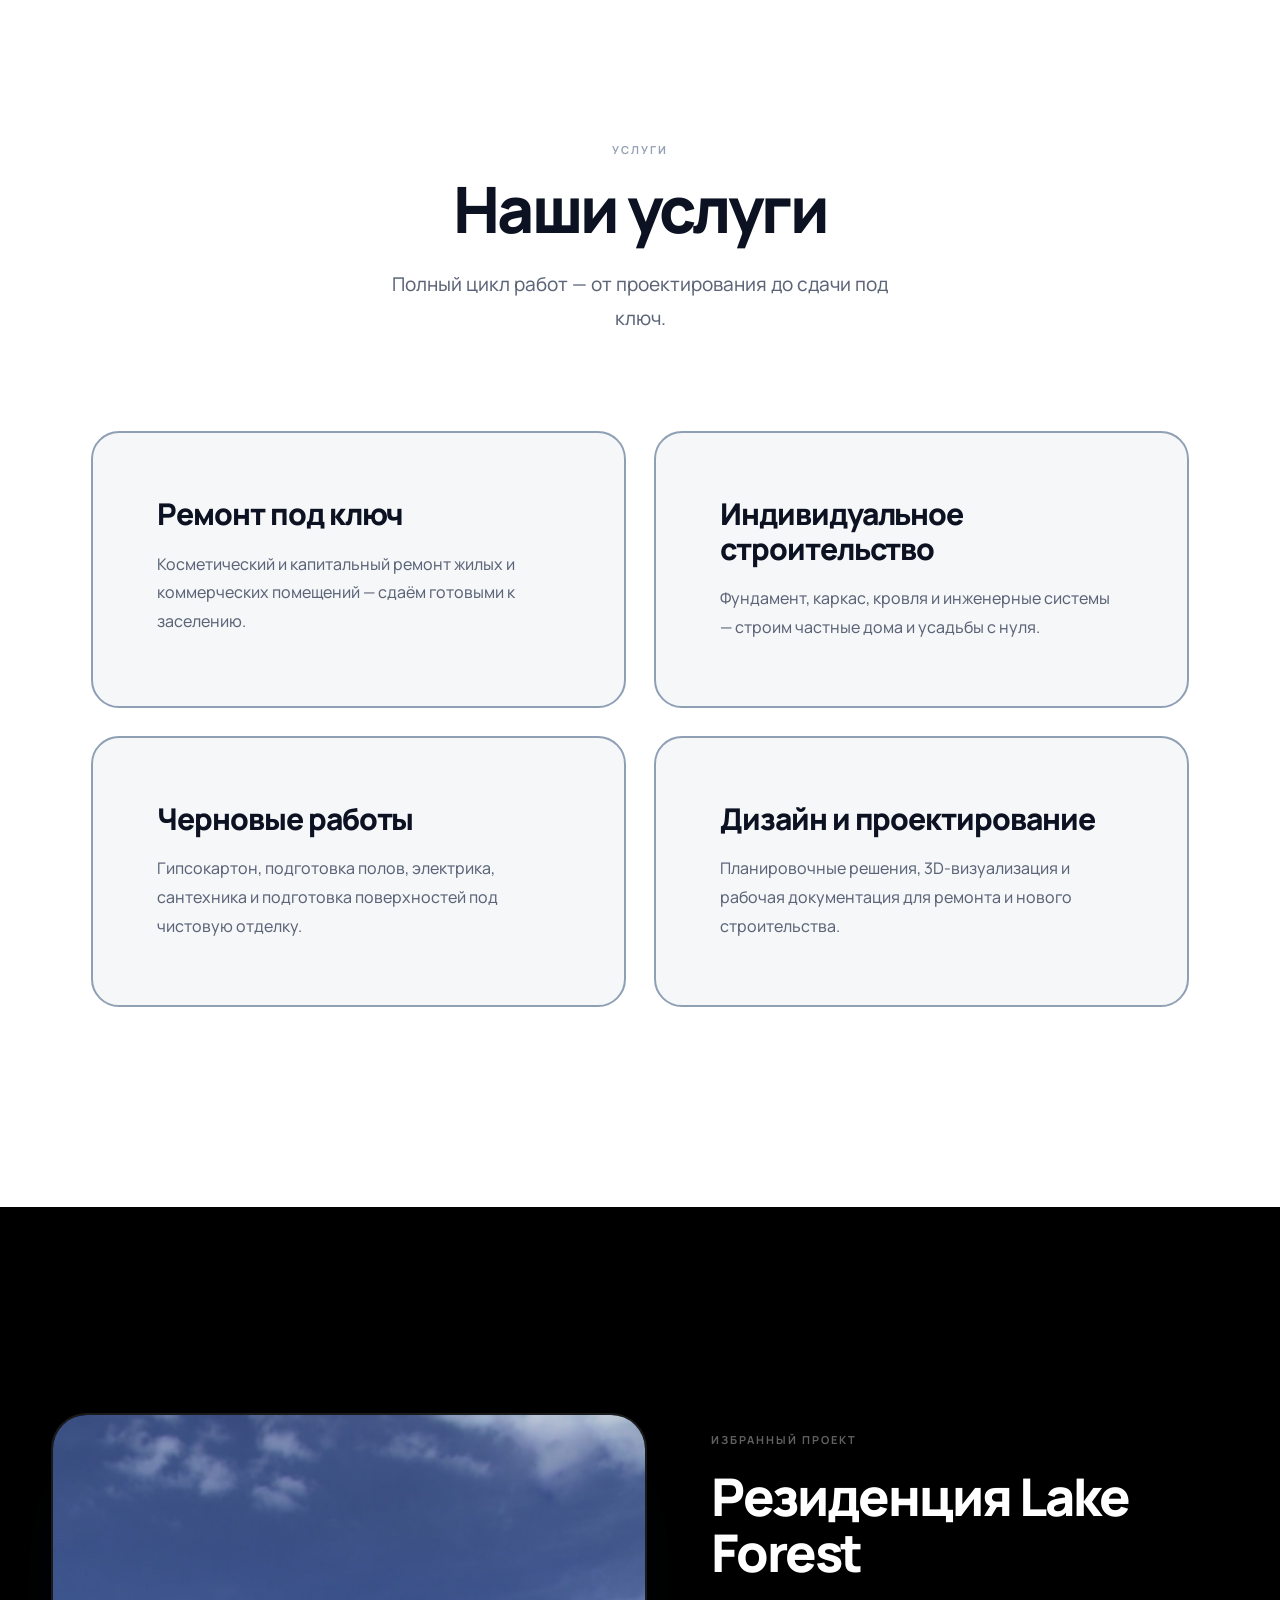
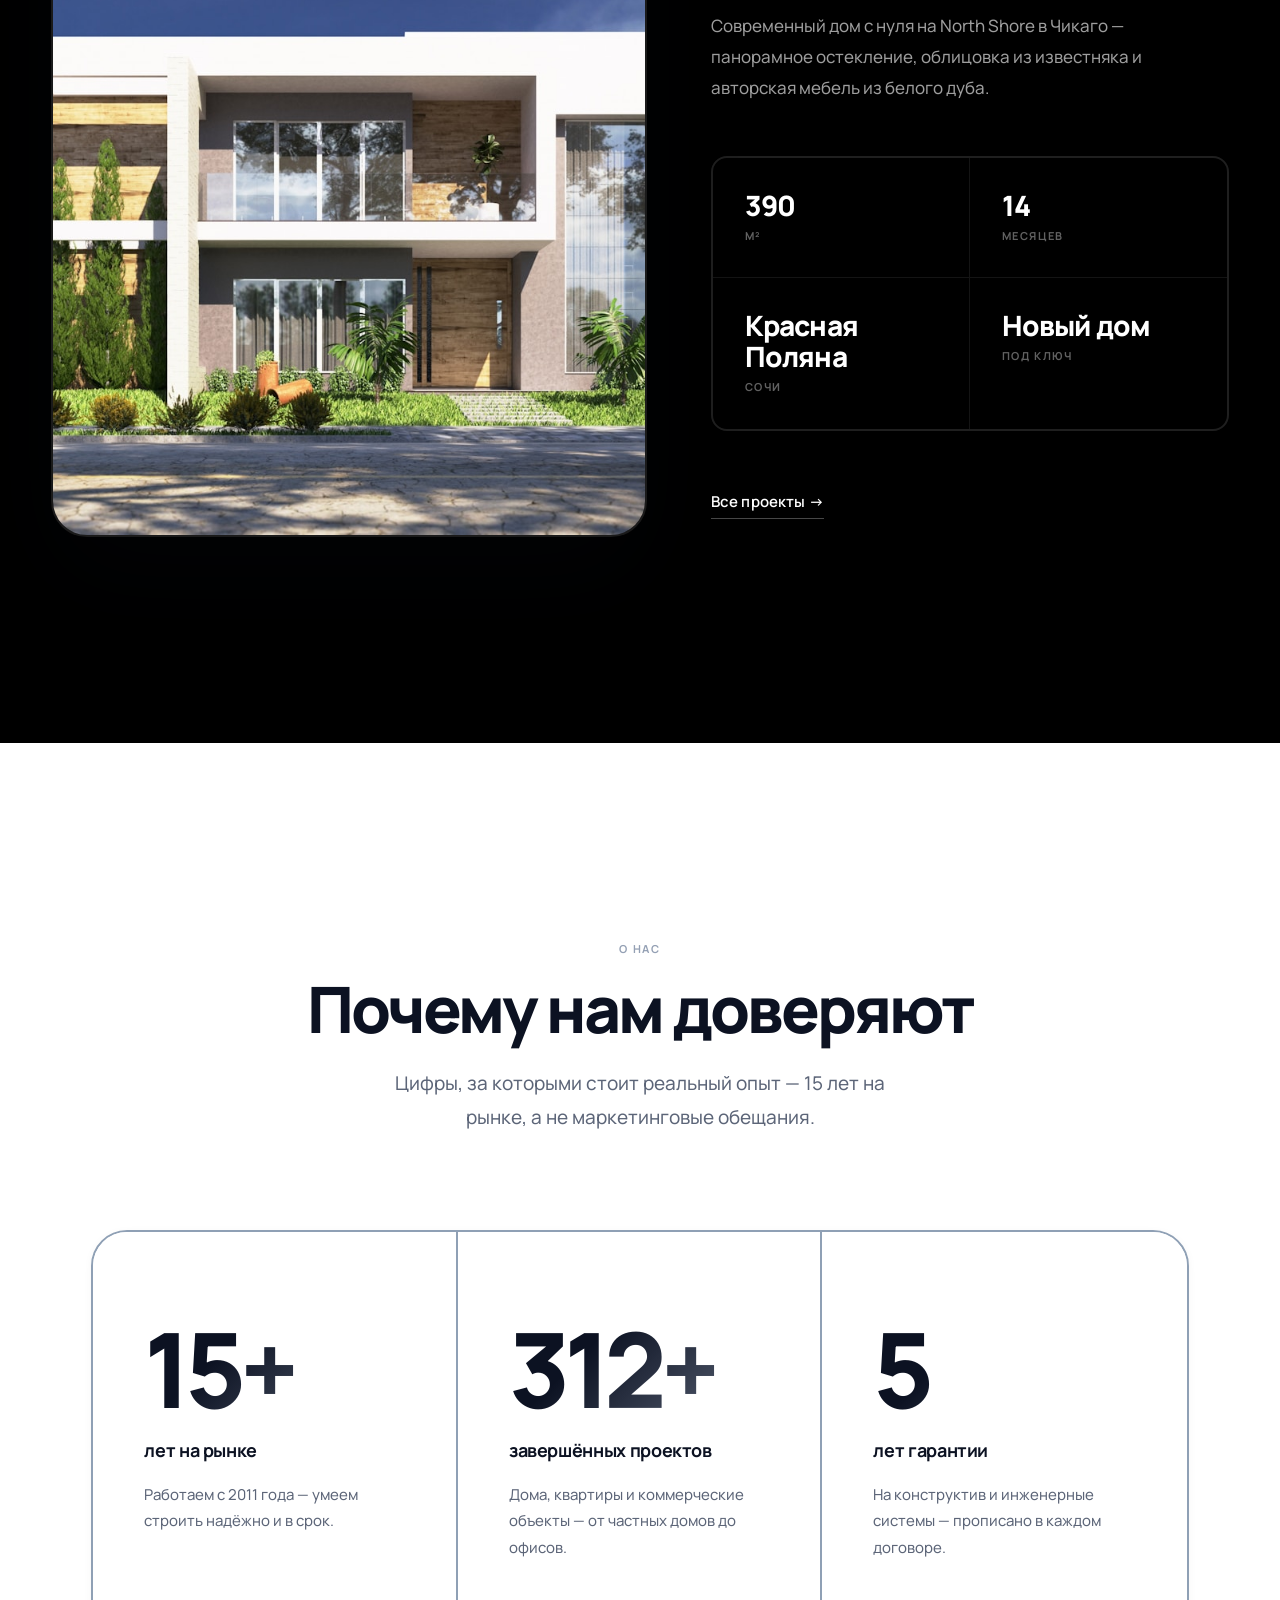
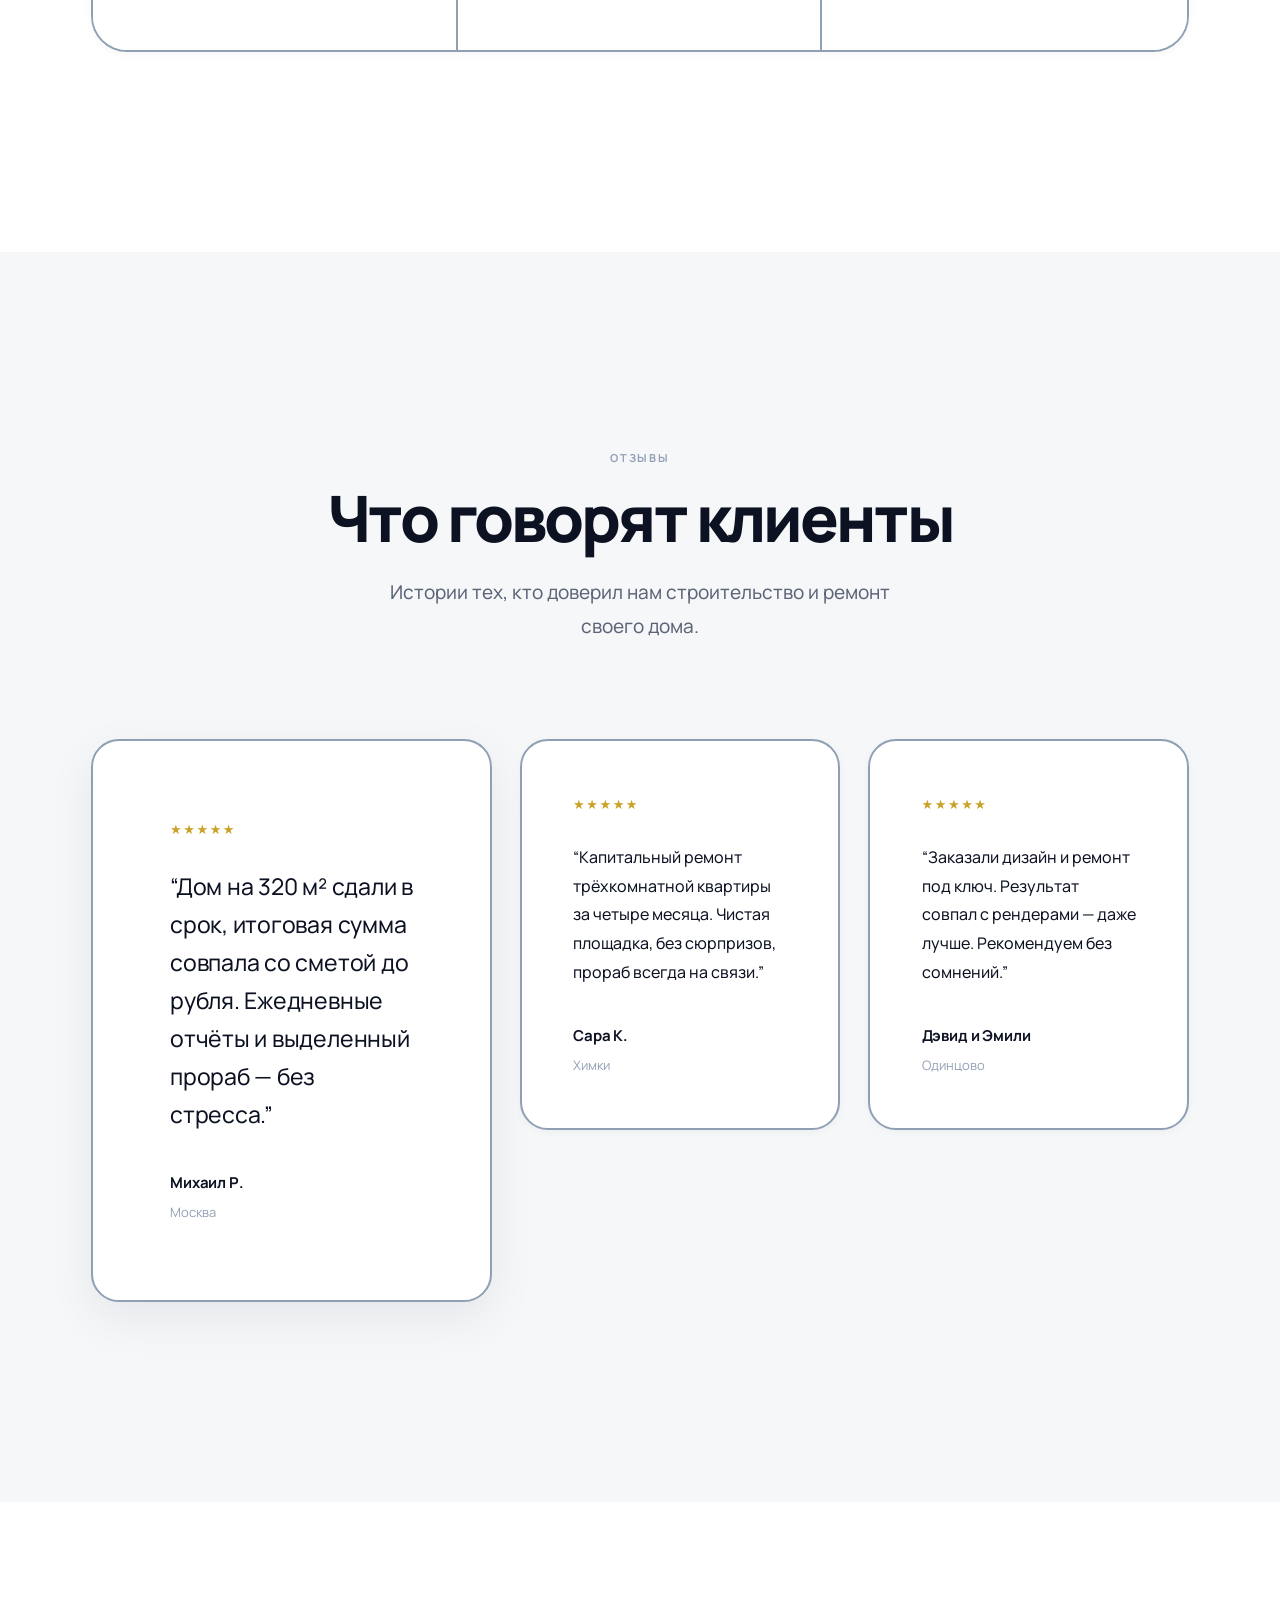
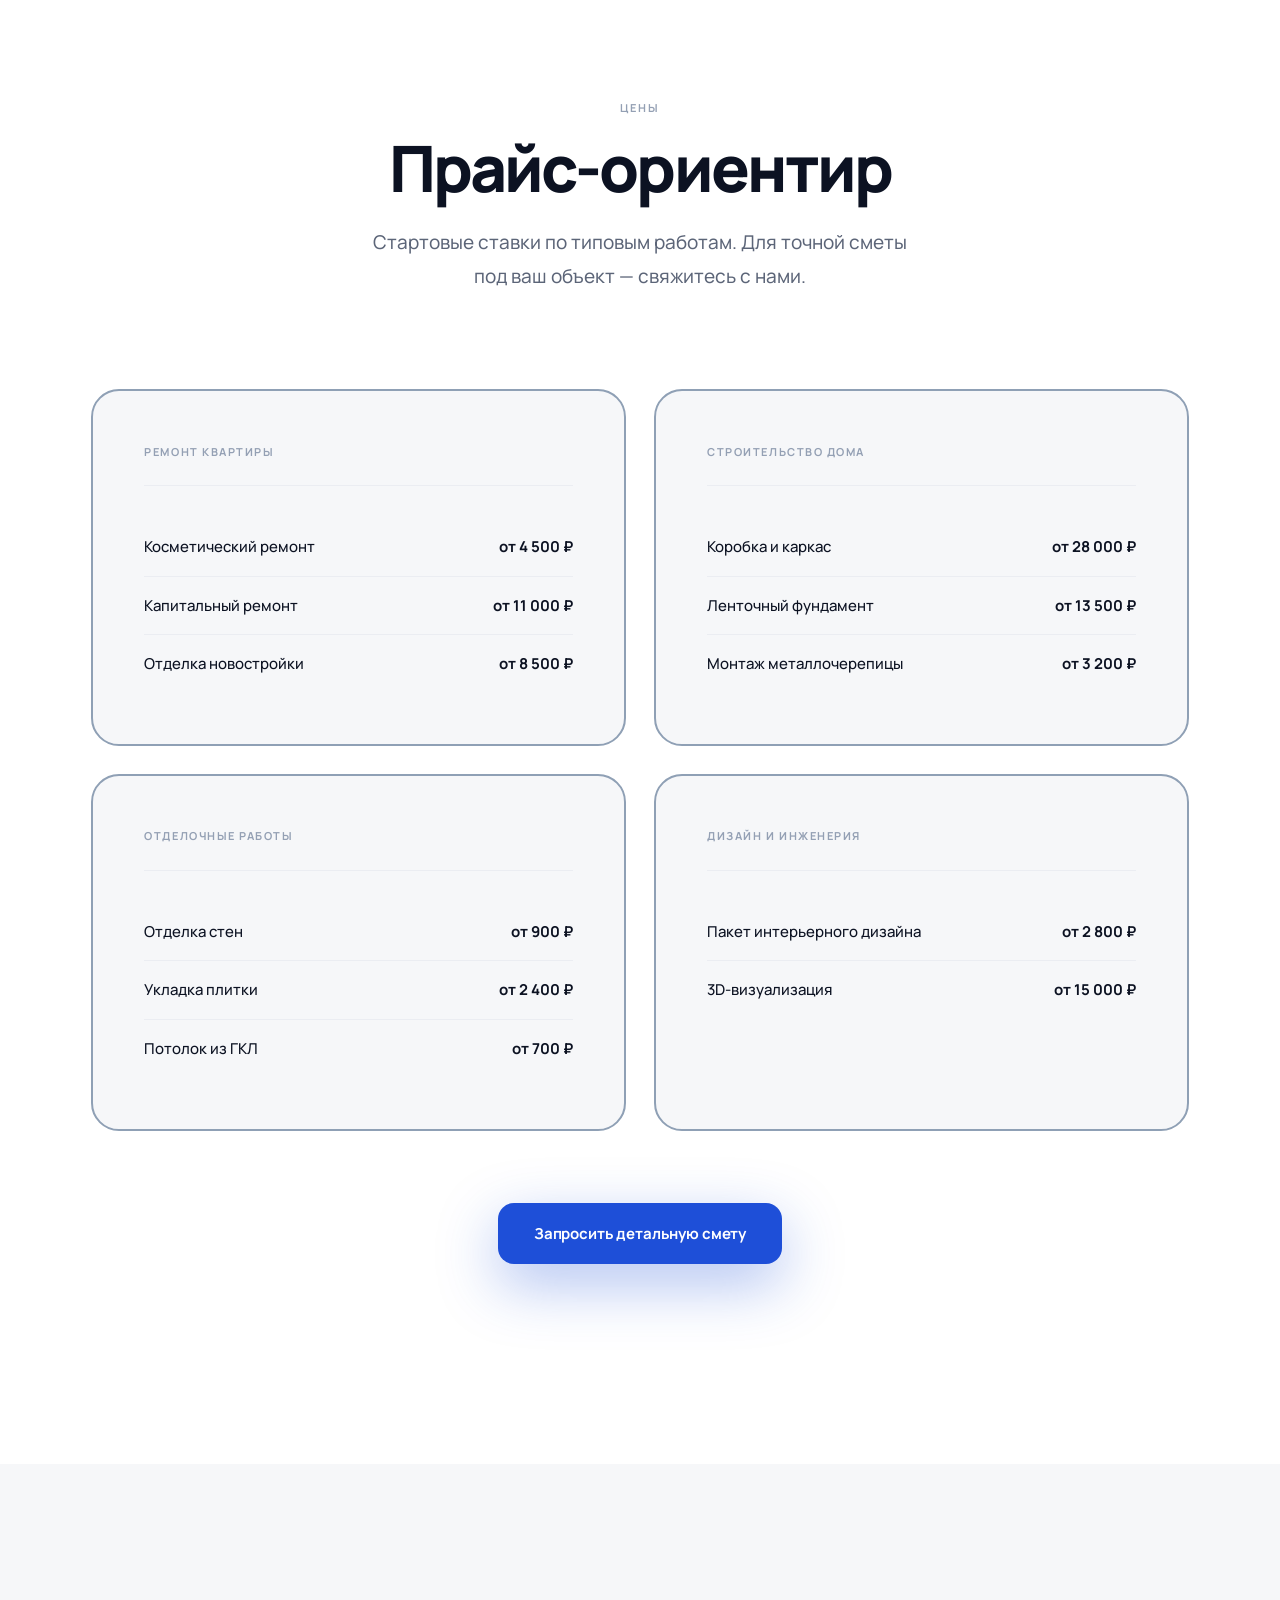
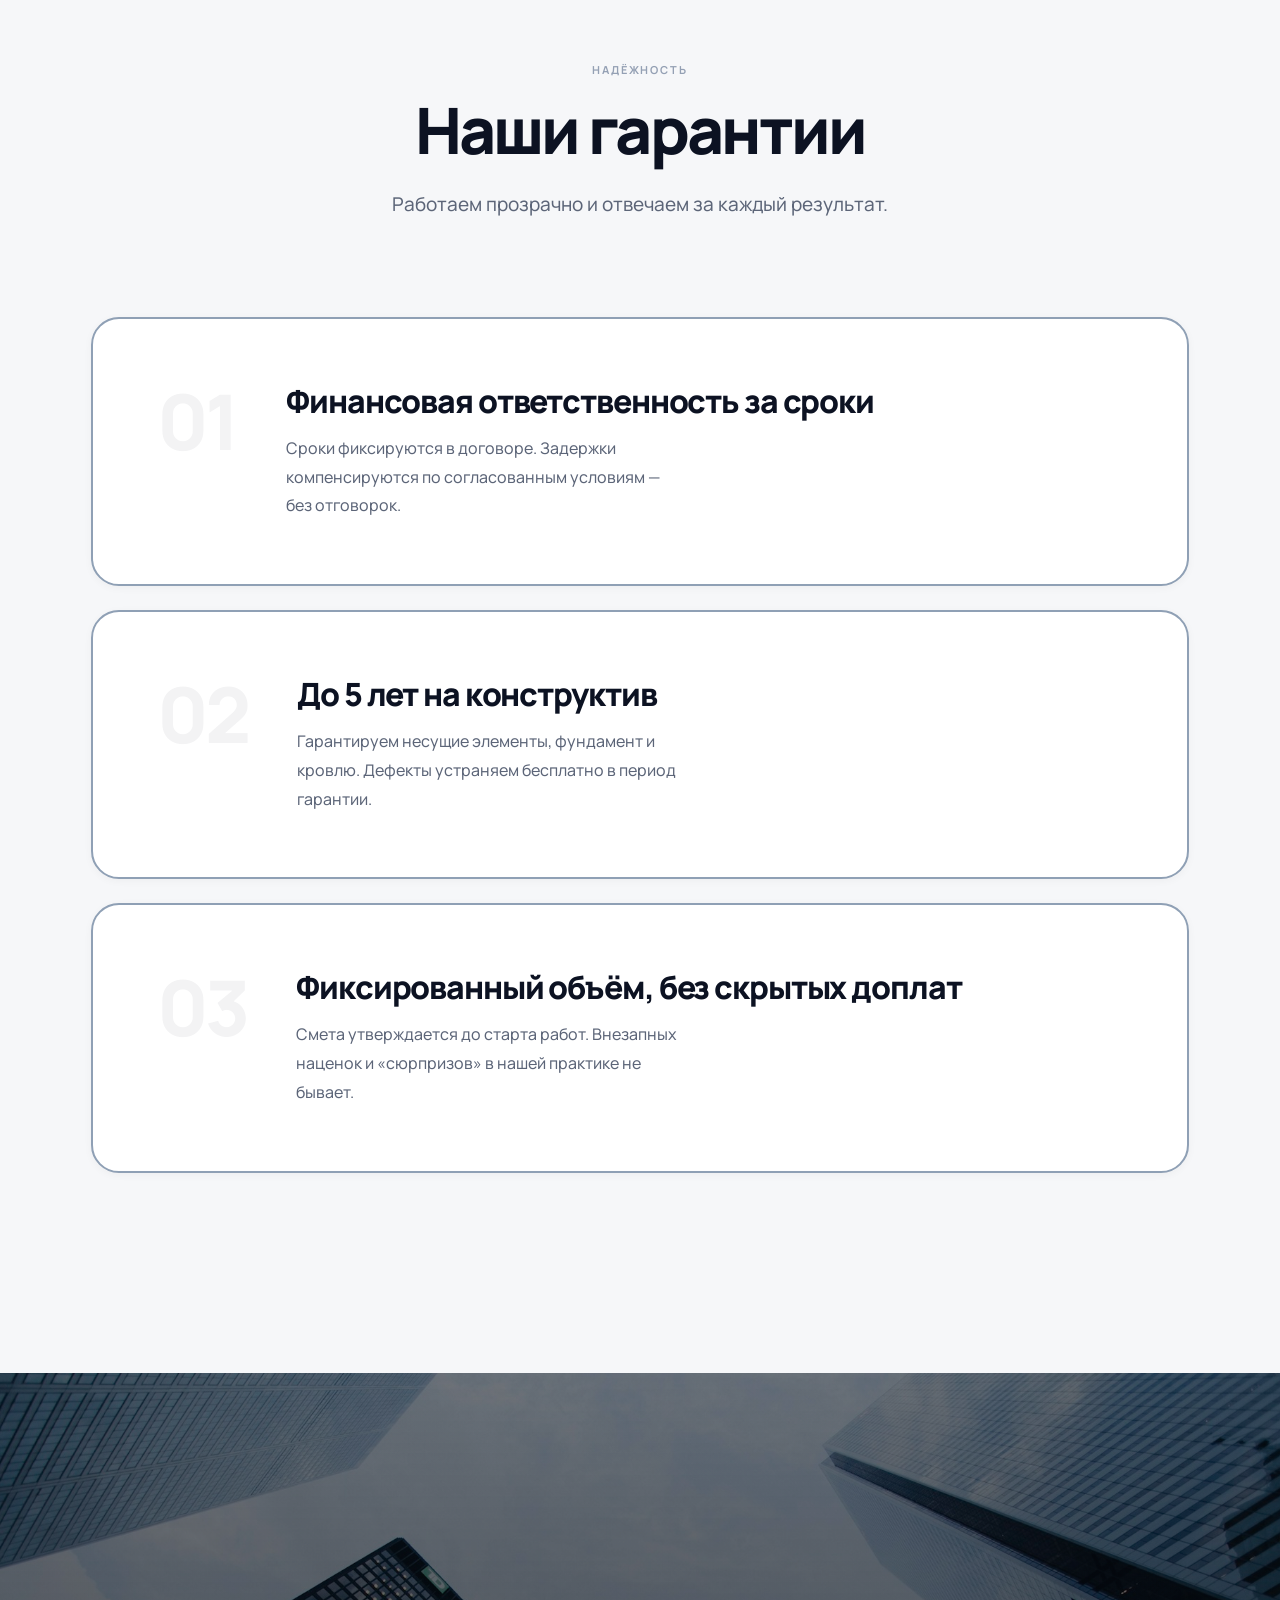
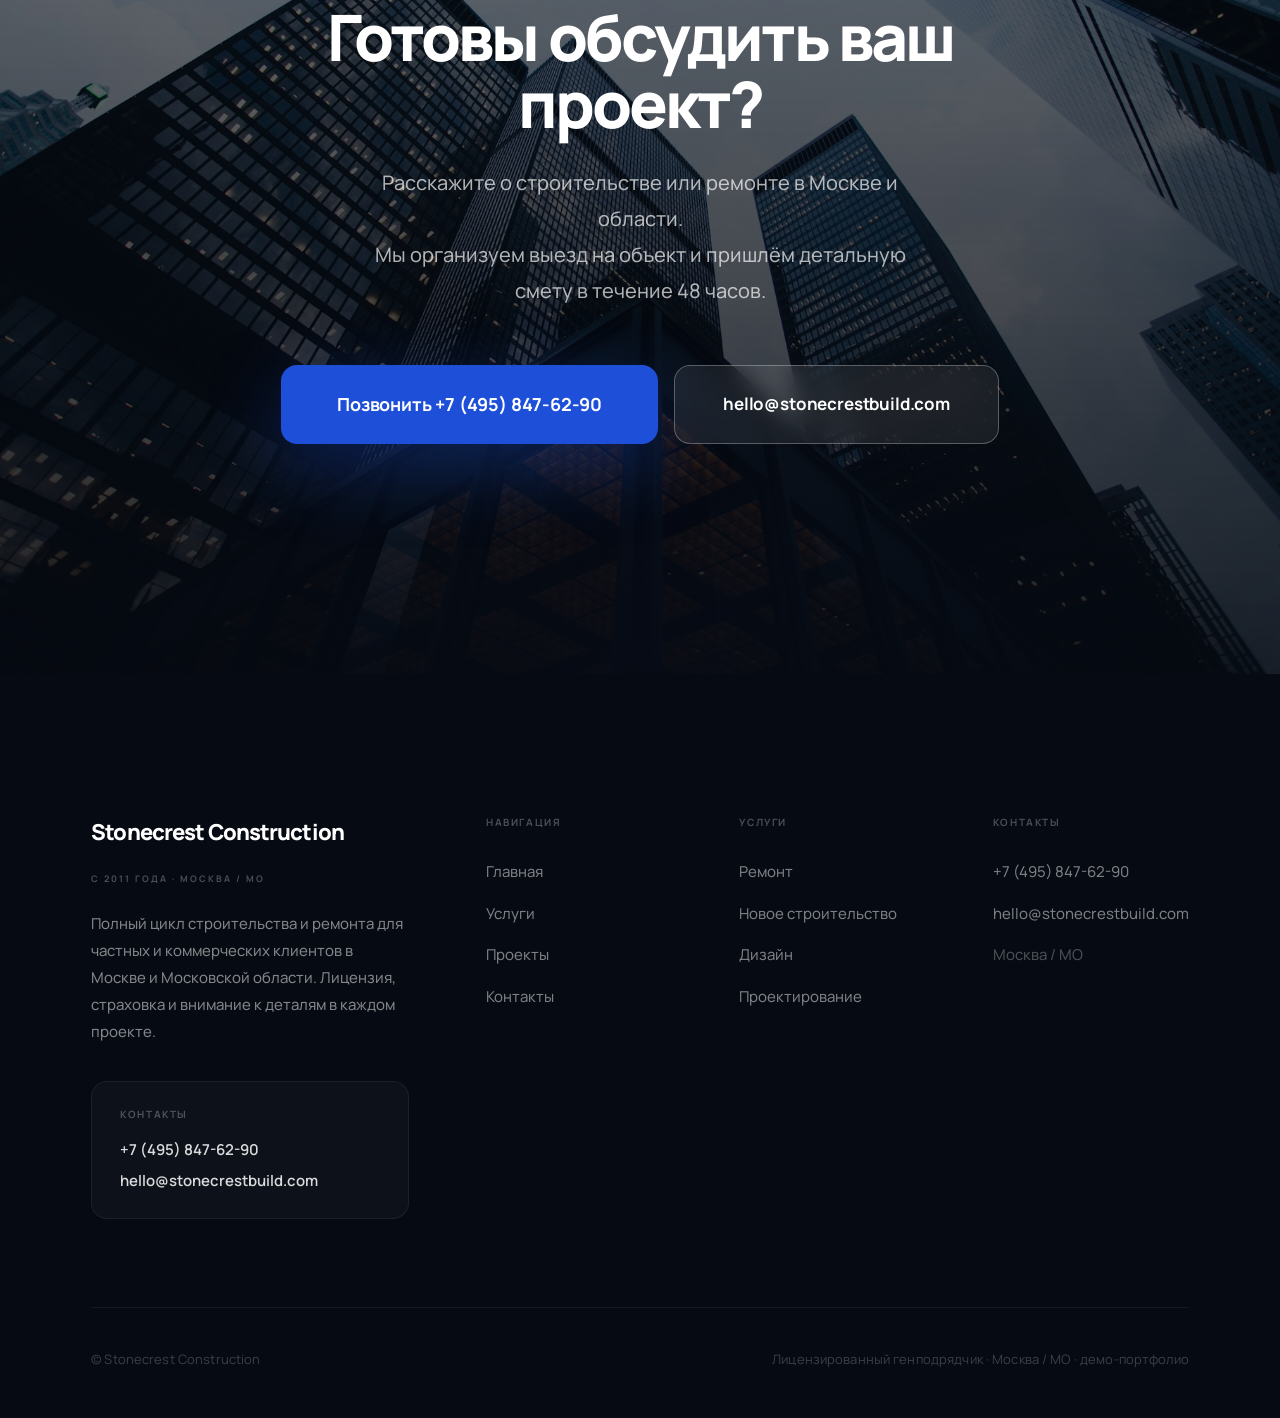
<file: ru/index.html>
<!DOCTYPE html>
<html lang="ru">
<head>
  <meta charset="UTF-8">
  <meta name="viewport" content="width=device-width, initial-scale=1.0">
  <title>Stonecrest Construction — Строительство и ремонт в Москве и МО</title>
  <meta name="description" content="Stonecrest — строительство и ремонт под ключ в Москве и Московской области. Прозрачные сметы, фиксированные сроки и гарантия 5 лет.">

  <meta property="og:title" content="Stonecrest Construction — Строительство и ремонт в Москве и МО">
  <meta property="og:description" content="Премиальное строительство и ремонт в Москве и области — прозрачные сметы, фиксированные сроки и гарантия 5 лет.">
  <meta property="og:type" content="website">
  <meta property="og:url" content="https://stonecrestco.vercel.app/ru/">

  <link rel="icon" type="image/png" href="../favicon.png">
  <link rel="apple-touch-icon" href="../favicon.png">
  <link rel="preconnect" href="https://fonts.googleapis.com">
  <link rel="preconnect" href="https://fonts.gstatic.com" crossorigin>
  <link href="https://fonts.googleapis.com/css2?family=Manrope:wght@400;500;600;700;800&display=swap" rel="stylesheet">
  <link rel="stylesheet" href="../style.css">
</head>
<body>
  <header class="header">
    <div class="container header__inner">
      <a href="index.html" class="logo">
        <span class="logo__name">Stonecrest</span>
        <span class="logo__tag">Строительство</span>
      </a>
      <div class="header__contacts">
        <a href="tel:+74958476290" class="header__phone">+7 (495) 847-62-90</a>
        <a href="#contacts" class="btn btn--primary btn--header">Рассчитать смету</a>
      </div>
    </div>
  </header>

  <main>
    <section class="hero animate-in">
      <div class="container hero__inner">
        <div class="hero__content">
          <span class="badge badge--hero">Премиальный подрядчик</span>
          <h1 class="hero__title">Строительство и ремонт в Москве и области</h1>
          <p class="hero__subtitle">Более 15 лет опыта, прозрачные сметы и фиксированные сроки. Работаем по Москве и Московской области с гарантией на каждый объект.</p>
          <ul class="hero__features">
            <li class="hero__feature">✔ Лицензия и страховка</li>
            <li class="hero__feature">✔ Фиксированная смета</li>
            <li class="hero__feature">✔ Гарантия 5 лет</li>
            <li class="hero__feature">✔ Бесплатный расчёт</li>
          </ul>
          <div class="hero__actions">
            <a href="#contacts" class="btn btn--primary">Получить бесплатную смету</a>
          </div>
        </div>
        <div class="hero__media">
          <img
            class="hero__image"
            src="../images/hero.jpg"
            alt="Современный минималистичный дом"
            width="640"
            height="720"
            loading="eager"
          >
          <div class="hero__glass">
            <p class="hero__glass-rating">★★★★★</p>
            <p class="hero__glass-stat">312 проектов</p>
            <p class="hero__glass-note">Сдача по договору</p>
          </div>
        </div>
      </div>
    </section>
    <section class="projects animate-in" id="projects">
      <div class="container container--wide">
        <header class="section-head section-head--left">
          <span class="section-label">Портфолио</span>
          <h2 class="section-title section-title--left">Наши проекты</h2>
          <p class="section-desc section-desc--left">Работы, которые говорят сами за себя — архитектура, материалы и мастерство в каждой детали.</p>
        </header>
        <div class="projects__grid">
          <article class="project-card project-card--large">
            <img class="project-card__img" src="../images/project-1.jpg" alt="Современный коттедж" loading="lazy" width="800" height="560">
            <div class="project-card__overlay">
              <h3 class="project-card__title">Современный коттедж</h3>
              <p class="project-card__meta"><span>320 м²</span><span>10 месяцев</span><span>Москва</span></p>
              <a href="#projects" class="project-card__link">Смотреть проект →</a>
            </div>
          </article>
          <article class="project-card project-card--large">
            <img class="project-card__img" src="../images/project-2.jpg" alt="Минималистичный дом" loading="lazy" width="800" height="560">
            <div class="project-card__overlay">
              <h3 class="project-card__title">Минималистичный дом</h3>
              <p class="project-card__meta"><span>410 м²</span><span>12 месяцев</span><span>Санкт-Петербург</span></p>
              <a href="#projects" class="project-card__link">Смотреть проект →</a>
            </div>
          </article>
          <article class="project-card">
            <img class="project-card__img" src="../images/project-3.jpg" alt="Таунхаус" loading="lazy" width="480" height="320">
            <div class="project-card__overlay">
              <h3 class="project-card__title">Таунхаус</h3>
              <p class="project-card__meta"><span>180 м²</span><span>6 месяцев</span><span>Казань</span></p>
              <a href="#projects" class="project-card__link">Смотреть →</a>
            </div>
          </article>
          <article class="project-card">
            <img class="project-card__img" src="../images/project-4.jpg" alt="Загородный дом" loading="lazy" width="480" height="320">
            <div class="project-card__overlay">
              <h3 class="project-card__title">Загородный дом</h3>
              <p class="project-card__meta"><span>250 м²</span><span>8 месяцев</span><span>Красногорск</span></p>
              <a href="#projects" class="project-card__link">Смотреть →</a>
            </div>
          </article>
          <article class="project-card">
            <img class="project-card__img" src="../images/project-5.jpg" alt="Премиальная квартира" loading="lazy" width="480" height="320">
            <div class="project-card__overlay">
              <h3 class="project-card__title">Премиальная квартира</h3>
              <p class="project-card__meta"><span>140 м²</span><span>5 месяцев</span><span>Москва</span></p>
              <a href="#projects" class="project-card__link">Смотреть →</a>
            </div>
          </article>
          <article class="project-card">
            <img class="project-card__img" src="../images/project-6.jpg" alt="Современная вилла" loading="lazy" width="480" height="320">
            <div class="project-card__overlay">
              <h3 class="project-card__title">Современная вилла</h3>
              <p class="project-card__meta"><span>520 м²</span><span>14 месяцев</span><span>Сочи</span></p>
              <a href="#projects" class="project-card__link">Смотреть →</a>
            </div>
          </article>
        </div>
      </div>
    </section>
    <figure class="visual-break animate-in">
      <img
        class="visual-break__img"
        src="../images/quote.jpg"
        alt="Современная архитектура"
        loading="lazy"
      >
      <blockquote class="visual-break__quote">
        <p>Мы строим дома, которыми вы гордитесь.</p>
      </blockquote>
    </figure>
    <section class="services animate-in" id="services">
      <div class="container">
        <h2 class="section-title" data-badge="Услуги">Наши услуги</h2>
        <p class="section-desc">Полный цикл работ — от проектирования до сдачи под ключ.</p>
        <div class="cards-grid">
          <article class="card">
            <span class="card__icon" aria-hidden="true">
              <svg width="32" height="32" viewBox="0 0 24 24" fill="none" stroke="currentColor" stroke-width="2" stroke-linecap="round" stroke-linejoin="round"><path d="M3 9l9-7 9 7v11a2 2 0 0 1-2 2H5a2 2 0 0 1-2-2z"/><polyline points="9 22 9 12 15 12 15 22"/></svg>
            </span>
            <h3 class="card__title">Ремонт под ключ</h3>
            <p class="card__text">Косметический и капитальный ремонт жилых и коммерческих помещений — сдаём готовыми к заселению.</p>
          </article>
          <article class="card">
            <span class="card__icon" aria-hidden="true">
              <svg width="32" height="32" viewBox="0 0 24 24" fill="none" stroke="currentColor" stroke-width="2" stroke-linecap="round" stroke-linejoin="round"><rect x="4" y="2" width="16" height="20" rx="2"/><path d="M9 22v-4h6v4"/><path d="M8 6h.01M16 6h.01M12 6h.01M12 10h.01M12 14h.01M16 10h.01M8 10h.01M8 14h.01M16 14h.01"/></svg>
            </span>
            <h3 class="card__title">Индивидуальное строительство</h3>
            <p class="card__text">Фундамент, каркас, кровля и инженерные системы — строим частные дома и усадьбы с нуля.</p>
          </article>
          <article class="card">
            <span class="card__icon" aria-hidden="true">
              <svg width="32" height="32" viewBox="0 0 24 24" fill="none" stroke="currentColor" stroke-width="2" stroke-linecap="round" stroke-linejoin="round"><path d="M14.7 6.3a1 1 0 0 0 0 1.4l1.6 1.6a1 1 0 0 0 1.4 0l3.77-3.77a6 6 0 0 1-7.94 7.94l-6.91 6.91a2.12 2.12 0 0 1-3-3l6.91-6.91a6 6 0 0 1 7.94-7.94l-3.76 3.76z"/></svg>
            </span>
            <h3 class="card__title">Черновые работы</h3>
            <p class="card__text">Гипсокартон, подготовка полов, электрика, сантехника и подготовка поверхностей под чистовую отделку.</p>
          </article>
          <article class="card">
            <span class="card__icon" aria-hidden="true">
              <svg width="32" height="32" viewBox="0 0 24 24" fill="none" stroke="currentColor" stroke-width="2" stroke-linecap="round" stroke-linejoin="round"><rect x="3" y="3" width="18" height="18" rx="2"/><path d="M3 9h18M9 21V9"/></svg>
            </span>
            <h3 class="card__title">Дизайн и проектирование</h3>
            <p class="card__text">Планировочные решения, 3D-визуализация и рабочая документация для ремонта и нового строительства.</p>
          </article>
        </div>
      </div>
    </section>
    <section class="featured animate-in" id="featured">
      <div class="container container--wide">
        <div class="featured__layout">
          <div class="featured__media">
            <img
              class="featured__img"
              src="../images/project-2.jpg"
              alt="Резиденция Lake Forest — современный дом на North Shore"
              width="960"
              height="720"
              loading="lazy"
            >
          </div>
          <div class="featured__panel">
            <span class="section-label">Избранный проект</span>
            <h2 class="featured__title">Резиденция Lake Forest</h2>
            <p class="featured__desc">Современный дом с нуля на North Shore в Чикаго — панорамное остекление, облицовка из известняка и авторская мебель из белого дуба.</p>
            <ul class="featured__specs">
              <li class="featured__spec">
                <span class="featured__spec-value">390</span>
                <span class="featured__spec-label">м²</span>
              </li>
              <li class="featured__spec">
                <span class="featured__spec-value">14</span>
                <span class="featured__spec-label">месяцев</span>
              </li>
              <li class="featured__spec">
                <span class="featured__spec-value">Красная Поляна</span>
                <span class="featured__spec-label">Сочи</span>
              </li>
              <li class="featured__spec">
                <span class="featured__spec-value">Новый дом</span>
                <span class="featured__spec-label">под ключ</span>
              </li>
            </ul>
            <a href="#projects" class="featured__link">Все проекты →</a>
          </div>
        </div>
      </div>
    </section>
    <section class="stats animate-in">
      <div class="container">
        <h2 class="section-title" data-badge="О нас">Почему нам доверяют</h2>
        <p class="section-desc">Цифры, за которыми стоит реальный опыт — 15 лет на рынке, а не маркетинговые обещания.</p>
        <div class="stats__grid">
          <div class="stat">
            <span class="stat__number">15+</span>
            <span class="stat__label">лет на рынке</span>
            <p class="stat__text">Работаем с 2011 года — умеем строить надёжно и в срок.</p>
          </div>
          <div class="stat">
            <span class="stat__number">312+</span>
            <span class="stat__label">завершённых проектов</span>
            <p class="stat__text">Дома, квартиры и коммерческие объекты — от частных домов до офисов.</p>
          </div>
          <div class="stat">
            <span class="stat__number">5</span>
            <span class="stat__label">лет гарантии</span>
            <p class="stat__text">На конструктив и инженерные системы — прописано в каждом договоре.</p>
          </div>
        </div>
      </div>
    </section>
    <section class="reviews animate-in" id="reviews">
      <div class="container">
        <h2 class="section-title" data-badge="Отзывы">Что говорят клиенты</h2>
        <p class="section-desc">Истории тех, кто доверил нам строительство и ремонт своего дома.</p>
        <div class="reviews__grid">
          <article class="review-card">
            <p class="review-card__stars" aria-label="5 из 5">★★★★★</p>
            <p class="review-card__text">&ldquo;Дом на 320 м² сдали в срок, итоговая сумма совпала со сметой до рубля. Ежедневные отчёты и выделенный прораб — без стресса.&rdquo;</p>
            <p class="review-card__name">Михаил Р.</p>
            <p class="review-card__city">Москва</p>
          </article>
          <article class="review-card">
            <p class="review-card__stars" aria-label="5 из 5">★★★★★</p>
            <p class="review-card__text">&ldquo;Капитальный ремонт трёхкомнатной квартиры за четыре месяца. Чистая площадка, без сюрпризов, прораб всегда на связи.&rdquo;</p>
            <p class="review-card__name">Сара К.</p>
            <p class="review-card__city">Химки</p>
          </article>
          <article class="review-card">
            <p class="review-card__stars" aria-label="5 из 5">★★★★★</p>
            <p class="review-card__text">&ldquo;Заказали дизайн и ремонт под ключ. Результат совпал с рендерами — даже лучше. Рекомендуем без сомнений.&rdquo;</p>
            <p class="review-card__name">Дэвид и Эмили</p>
            <p class="review-card__city">Одинцово</p>
          </article>
        </div>
      </div>
    </section>
    <section class="pricing animate-in" id="pricing">
      <div class="container">
        <h2 class="section-title" data-badge="Цены">Прайс-ориентир</h2>
        <p class="section-desc">Стартовые ставки по типовым работам. Для точной сметы под ваш объект — свяжитесь с нами.</p>
        <div class="pricing__cards">
          <div class="pricing__group">
            <h3 class="pricing__group-title">Ремонт квартиры</h3>
            <ul class="pricing__list">
              <li class="pricing__item"><span class="pricing__item-name">Косметический ремонт</span><span class="pricing__item-meta">м²</span><span class="pricing__item-price">от 4 500 ₽</span></li>
              <li class="pricing__item"><span class="pricing__item-name">Капитальный ремонт</span><span class="pricing__item-meta">м²</span><span class="pricing__item-price">от 11 000 ₽</span></li>
              <li class="pricing__item"><span class="pricing__item-name">Отделка новостройки</span><span class="pricing__item-meta">м²</span><span class="pricing__item-price">от 8 500 ₽</span></li>
            </ul>
          </div>
          <div class="pricing__group">
            <h3 class="pricing__group-title">Строительство дома</h3>
            <ul class="pricing__list">
              <li class="pricing__item"><span class="pricing__item-name">Коробка и каркас</span><span class="pricing__item-meta">м²</span><span class="pricing__item-price">от 28 000 ₽</span></li>
              <li class="pricing__item"><span class="pricing__item-name">Ленточный фундамент</span><span class="pricing__item-meta">п. м</span><span class="pricing__item-price">от 13 500 ₽</span></li>
              <li class="pricing__item"><span class="pricing__item-name">Монтаж металлочерепицы</span><span class="pricing__item-meta">м²</span><span class="pricing__item-price">от 3 200 ₽</span></li>
            </ul>
          </div>
          <div class="pricing__group">
            <h3 class="pricing__group-title">Отделочные работы</h3>
            <ul class="pricing__list">
              <li class="pricing__item"><span class="pricing__item-name">Отделка стен</span><span class="pricing__item-meta">м²</span><span class="pricing__item-price">от 900 ₽</span></li>
              <li class="pricing__item"><span class="pricing__item-name">Укладка плитки</span><span class="pricing__item-meta">м²</span><span class="pricing__item-price">от 2 400 ₽</span></li>
              <li class="pricing__item"><span class="pricing__item-name">Потолок из ГКЛ</span><span class="pricing__item-meta">м²</span><span class="pricing__item-price">от 700 ₽</span></li>
            </ul>
          </div>
          <div class="pricing__group">
            <h3 class="pricing__group-title">Дизайн и инженерия</h3>
            <ul class="pricing__list">
              <li class="pricing__item"><span class="pricing__item-name">Пакет интерьерного дизайна</span><span class="pricing__item-meta">м²</span><span class="pricing__item-price">от 2 800 ₽</span></li>
              <li class="pricing__item"><span class="pricing__item-name">3D-визуализация</span><span class="pricing__item-meta">вид</span><span class="pricing__item-price">от 15 000 ₽</span></li>
            </ul>
          </div>
        </div>
        <div class="pricing__cta">
          <a href="#contacts" class="btn btn--primary">Запросить детальную смету</a>
        </div>
      </div>
    </section>
    <section class="guarantees animate-in" id="guarantees">
      <div class="container">
        <h2 class="section-title" data-badge="Надёжность">Наши гарантии</h2>
        <p class="section-desc">Работаем прозрачно и отвечаем за каждый результат.</p>
        <div class="cards-grid cards-grid--3">
          <article class="card card--guarantee" data-num="01">
            <div>
              <h3 class="card__title">Финансовая ответственность за сроки</h3>
              <p class="card__text">Сроки фиксируются в договоре. Задержки компенсируются по согласованным условиям — без отговорок.</p>
            </div>
          </article>
          <article class="card card--guarantee" data-num="02">
            <div>
              <h3 class="card__title">До 5 лет на конструктив</h3>
              <p class="card__text">Гарантируем несущие элементы, фундамент и кровлю. Дефекты устраняем бесплатно в период гарантии.</p>
            </div>
          </article>
          <article class="card card--guarantee" data-num="03">
            <div>
              <h3 class="card__title">Фиксированный объём, без скрытых доплат</h3>
              <p class="card__text">Смета утверждается до старта работ. Внезапных наценок и «сюрпризов» в нашей практике не бывает.</p>
            </div>
          </article>
        </div>
      </div>
    </section>
    <section class="cta animate-in" id="contacts">
      <img
        class="cta__bg"
        src="../images/cta.jpg"
        alt=""
        loading="lazy"
      >
      <div class="cta__overlay" aria-hidden="true"></div>
      <div class="container cta__content">
        <h2 class="cta__title">Готовы обсудить ваш проект?</h2>
        <p class="cta__text">Расскажите о строительстве или ремонте в Москве и области.<br>Мы организуем выезд на объект и пришлём детальную смету в течение 48 часов.</p>
        <div class="cta__actions">
          <a href="tel:+74958476290" class="btn btn--primary btn--xl">Позвонить +7 (495) 847-62-90</a>
          <a href="mailto:hello@stonecrestbuild.com" class="btn btn--outline btn--xl">hello@stonecrestbuild.com</a>
        </div>
      </div>
    </section>

  </main>
  <footer class="footer">
    <div class="container">
      <div class="footer__grid">
        <div class="footer__col footer__col--brand">
          <p class="footer__brand">Stonecrest Construction</p>
          <p class="footer__tag">С 2011 года · Москва / МО</p>
          <p class="footer__desc">Полный цикл строительства и ремонта для частных и коммерческих клиентов в Москве и Московской области. Лицензия, страховка и внимание к деталям в каждом проекте.</p>
          <div class="footer__contact-box">
            <p class="footer__heading">Контакты</p>
            <a href="tel:+74958476290" class="footer__contact-link">+7 (495) 847-62-90</a>
            <a href="mailto:hello@stonecrestbuild.com" class="footer__contact-link">hello@stonecrestbuild.com</a>
          </div>
        </div>
        <div class="footer__col">
          <p class="footer__heading">Навигация</p>
          <nav class="footer__links" aria-label="Навигация">
            <a href="index.html" class="footer__link">Главная</a>
            <a href="#services" class="footer__link">Услуги</a>
            <a href="#projects" class="footer__link">Проекты</a>
            <a href="#contacts" class="footer__link">Контакты</a>
          </nav>
        </div>
        <div class="footer__col">
          <p class="footer__heading">Услуги</p>
          <nav class="footer__links" aria-label="Услуги">
            <a href="#services" class="footer__link">Ремонт</a>
            <a href="#services" class="footer__link">Новое строительство</a>
            <a href="#services" class="footer__link">Дизайн</a>
            <a href="#services" class="footer__link">Проектирование</a>
          </nav>
        </div>
        <div class="footer__col">
          <p class="footer__heading">Контакты</p>
          <nav class="footer__links" aria-label="Контакты">
            <a href="tel:+74958476290" class="footer__link">+7 (495) 847-62-90</a>
            <a href="mailto:hello@stonecrestbuild.com" class="footer__link">hello@stonecrestbuild.com</a>
            <span class="footer__link footer__link--muted">Москва / МО</span>
          </nav>
        </div>
      </div>
      <div class="footer__bottom">
        <p class="footer__copy">&copy; Stonecrest Construction</p>
        <p class="footer__credit">Лицензированный генподрядчик · Москва / МО · демо-портфолио</p>
      </div>
    </div>
  </footer>

</body>
</html>
</file>
<file: style.css>
:root {
  --dark: #0c1222;
  --dark-deep: #060a12;
  --blue: #1e4fd8;
  --blue-hover: #163db5;
  --blue-glow: rgba(30, 79, 216, 0.35);
  --accent: #c9a227;
  --white: #ffffff;
  --soft: #f6f7f9;
  --soft-warm: #f3f1ec;
  --muted: #5c6578;
  --muted-light: #94a0b4;
  --line: #e4e8ef;
  --line-soft: rgba(228, 232, 239, 0.6);
  --line-strong: #8fa0b5;
  --border-card: 2px solid var(--line-strong);
  --border-card-hover: 2px solid var(--blue);
  --radius-sm: 16px;
  --radius: 28px;
  --radius-lg: 36px;
  --ease-out: cubic-bezier(0.22, 1, 0.36, 1);
  --ease-spring: cubic-bezier(0.34, 1.56, 0.64, 1);
  --t: 400ms var(--ease-out);
  --t-slow: 700ms var(--ease-out);
  --shadow-xs: 0 2px 8px rgba(12, 18, 34, 0.04);
  --shadow: 0 16px 48px rgba(12, 18, 34, 0.07);
  --shadow-md: 0 24px 64px rgba(12, 18, 34, 0.1);
  --shadow-lg: 0 40px 100px rgba(12, 18, 34, 0.14);
  --shadow-glow: 0 20px 60px var(--blue-glow);
  --max: 1200px;
  --max-wide: 1440px;
  --max-narrow: 720px;
  --section-y: clamp(120px, 16vw, 200px);
}

*, *::before, *::after { box-sizing: border-box; margin: 0; padding: 0; }

html { scroll-behavior: smooth; }

body {
  font-family: 'Manrope', system-ui, sans-serif;
  font-size: 17px;
  line-height: 1.7;
  color: var(--dark);
  background: var(--white);
  -webkit-font-smoothing: antialiased;
  -moz-osx-font-smoothing: grayscale;
  font-feature-settings: 'kern' 1, 'liga' 1;
}

img { max-width: 100%; display: block; }
a { color: inherit; text-decoration: none; }
ul { list-style: none; }

.container {
  width: 100%;
  max-width: var(--max);
  margin: 0 auto;
  padding: 0 clamp(24px, 4vw, 56px);
}

.container--wide { max-width: var(--max-wide); }
.container--narrow { max-width: var(--max-narrow); }

@keyframes rise {
  from { opacity: 0; transform: translateY(48px); }
  to   { opacity: 1; transform: translateY(0); }
}

@keyframes statPop {
  from { opacity: 0; transform: translateY(24px) scale(0.92); }
  to   { opacity: 1; transform: translateY(0) scale(1); }
}

@keyframes shimmer {
  from { background-position: 200% center; }
  to   { background-position: -200% center; }
}

.animate-in {
  animation: rise 1.1s var(--ease-out) both;
}

@supports (animation-timeline: view()) {
  .animate-in {
    animation: rise linear both;
    animation-timeline: view();
    animation-range: entry 0% entry 30%;
  }

  .stat__number {
    animation: statPop 0.9s var(--ease-out) both;
    animation-timeline: view();
    animation-range: entry 5% entry 40%;
  }
}

.section-head { margin-bottom: clamp(56px, 9vw, 96px); }
.section-head--left { text-align: left; }

.section-label {
  display: block;
  font-size: 0.6875rem;
  font-weight: 700;
  letter-spacing: 0.18em;
  text-transform: uppercase;
  color: var(--muted-light);
  margin-bottom: 20px;
}

.section-title {
  font-size: clamp(2.5rem, 5.5vw, 4rem);
  font-weight: 800;
  letter-spacing: -0.045em;
  line-height: 1.05;
  color: var(--dark);
}

.section-title--left,
.section-head--left .section-title { text-align: left; }

.section-desc {
  margin-top: 24px;
  font-size: clamp(1.0625rem, 2vw, 1.1875rem);
  color: var(--muted);
  max-width: 540px;
  line-height: 1.8;
  font-weight: 450;
}

.section-desc--left { margin-left: 0; text-align: left; }

.section-head:not(.section-head--left) { text-align: center; }
.section-head:not(.section-head--left) .section-desc { margin-left: auto; margin-right: auto; }

.section-title[data-badge]::before {
  content: attr(data-badge);
  display: block;
  font-size: 0.6875rem;
  font-weight: 700;
  letter-spacing: 0.18em;
  text-transform: uppercase;
  color: var(--muted-light);
  margin-bottom: 20px;
}

.services > .container > .section-title,
.stats > .container > .section-title,
.reviews > .container > .section-title,
.pricing > .container > .section-title,
.guarantees > .container > .section-title {
  text-align: center;
}

.services > .container > .section-desc,
.stats > .container > .section-desc,
.reviews > .container > .section-desc,
.pricing > .container > .section-desc,
.guarantees > .container > .section-desc {
  text-align: center;
  margin-left: auto;
  margin-right: auto;
  margin-bottom: clamp(56px, 9vw, 96px);
}

.badge {
  display: inline-flex;
  padding: 10px 20px;
  font-size: 0.625rem;
  font-weight: 700;
  letter-spacing: 0.14em;
  text-transform: uppercase;
  color: var(--dark);
  background: rgba(12, 18, 34, 0.04);
  border: 1px solid var(--line-soft);
  border-radius: 100px;
  backdrop-filter: blur(8px);
}

.badge--hero { margin-bottom: 36px; }

.btn {
  display: inline-flex;
  align-items: center;
  justify-content: center;
  gap: 10px;
  padding: 18px 36px;
  font-family: inherit;
  font-size: 0.9375rem;
  font-weight: 700;
  letter-spacing: -0.01em;
  border-radius: var(--radius-sm);
  border: none;
  cursor: pointer;
  transition:
    transform var(--t),
    box-shadow var(--t),
    background var(--t),
    border-color var(--t),
    color var(--t);
}

.btn--primary {
  background: var(--blue);
  color: var(--white);
  box-shadow: var(--shadow-glow);
}

.btn--primary:hover {
  background: var(--blue-hover);
  transform: translateY(-4px) scale(1.02);
  box-shadow: 0 28px 64px var(--blue-glow);
}

.btn--primary:active {
  transform: translateY(-1px) scale(0.99);
}

.btn--header {
  padding: 11px 22px;
  font-size: 0.8125rem;
  border-radius: 100px;
  box-shadow: 0 8px 24px rgba(30, 79, 216, 0.25);
}

.btn--outline {
  background: rgba(255, 255, 255, 0.08);
  color: var(--white);
  border: 1px solid rgba(255, 255, 255, 0.28);
  box-shadow: none;
  backdrop-filter: blur(12px);
}

.btn--outline:hover {
  background: rgba(255, 255, 255, 0.16);
  border-color: rgba(255, 255, 255, 0.45);
  transform: translateY(-4px);
}

.btn--xl {
  padding: 22px 48px;
  font-size: 1.0625rem;
  border-radius: var(--radius-sm);
}

.header {
  position: fixed;
  top: 0; left: 0; right: 0;
  z-index: 200;
  background: rgba(255, 255, 255, 0.78);
  backdrop-filter: blur(24px) saturate(180%);
  -webkit-backdrop-filter: blur(24px) saturate(180%);
  border-bottom: 1px solid var(--line-soft);
  transition: box-shadow var(--t);
}

.header__inner {
  display: flex;
  align-items: center;
  justify-content: space-between;
  padding: 20px 0;
}

.logo {
  display: flex;
  flex-direction: column;
  gap: 4px;
  transition: opacity var(--t);
}

.logo:hover { opacity: 0.75; }

.logo__name {
  font-size: 1.1875rem;
  font-weight: 800;
  letter-spacing: -0.04em;
  line-height: 1;
}

.logo__tag {
  font-size: 0.5625rem;
  font-weight: 700;
  letter-spacing: 0.22em;
  text-transform: uppercase;
  color: var(--muted-light);
  line-height: 1;
}

.header__contacts {
  display: flex;
  align-items: center;
  gap: 24px;
}

.header__phone {
  font-size: 0.875rem;
  font-weight: 600;
  color: var(--muted);
  transition: color var(--t);
}

.header__phone:hover { color: var(--dark); }

.hero {
  min-height: 100vh;
  display: flex;
  align-items: center;
  padding: 140px 0 100px;
  background:
    radial-gradient(ellipse 70% 55% at 85% 15%, rgba(30, 79, 216, 0.07) 0%, transparent 65%),
    radial-gradient(ellipse 45% 40% at 5% 90%, rgba(201, 162, 39, 0.05) 0%, transparent 55%),
    linear-gradient(180deg, var(--white) 0%, var(--soft) 100%);
  position: relative;
  overflow: hidden;
}

.hero__inner {
  display: grid;
  grid-template-columns: 1fr 1.12fr;
  align-items: center;
  gap: clamp(48px, 7vw, 100px);
}

.hero__title {
  font-size: clamp(3rem, 6vw, 5rem);
  font-weight: 800;
  letter-spacing: -0.05em;
  line-height: 0.98;
  margin-bottom: 36px;
  color: var(--dark);
}

.hero__subtitle {
  font-size: clamp(1.0625rem, 2vw, 1.25rem);
  color: var(--muted);
  line-height: 1.8;
  margin-bottom: 40px;
  max-width: 460px;
  font-weight: 450;
}

.hero__features {
  display: flex;
  flex-wrap: wrap;
  gap: 10px 20px;
  margin-bottom: 52px;
}

.hero__feature {
  font-size: 0.8125rem;
  font-weight: 600;
  color: var(--muted);
  letter-spacing: -0.01em;
}

.hero__feature:not(:last-child)::after {
  content: '·';
  margin-left: 20px;
  color: var(--line);
  font-weight: 400;
}

.hero__media {
  position: relative;
}

.hero__media::before {
  content: '';
  position: absolute;
  inset: -24px -16px -16px -24px;
  background: linear-gradient(145deg, rgba(30, 79, 216, 0.12), rgba(201, 162, 39, 0.06));
  border-radius: calc(var(--radius-lg) + 8px);
  z-index: -1;
  filter: blur(48px);
  opacity: 0.7;
  transition: opacity var(--t-slow);
}

.hero__media:hover::before { opacity: 1; }

.hero__image {
  width: 100%;
  min-height: clamp(500px, 72vh, 760px);
  object-fit: cover;
  border-radius: var(--radius-lg);
  box-shadow: var(--shadow-lg);
  transition: transform var(--t-slow), box-shadow var(--t-slow);
}

.hero__media:hover .hero__image {
  transform: scale(1.025);
  box-shadow: 0 48px 120px rgba(12, 18, 34, 0.18);
}

.hero__glass {
  position: absolute;
  left: 36px;
  bottom: 36px;
  padding: 28px 32px;
  background: rgba(255, 255, 255, 0.82);
  backdrop-filter: blur(32px) saturate(160%);
  -webkit-backdrop-filter: blur(32px) saturate(160%);
  border: 1px solid rgba(255, 255, 255, 0.95);
  border-radius: var(--radius-sm);
  box-shadow: var(--shadow-md);
  transition: transform var(--t), box-shadow var(--t);
}

.hero__media:hover .hero__glass {
  transform: translateY(-4px);
  box-shadow: var(--shadow-lg);
}

.hero__glass-rating {
  font-size: 0.875rem;
  letter-spacing: 0.14em;
  color: var(--accent);
  margin-bottom: 10px;
}

.hero__glass-stat {
  font-size: 1.5rem;
  font-weight: 800;
  letter-spacing: -0.04em;
  margin-bottom: 14px;
}

.hero__glass-note {
  font-size: 0.8125rem;
  color: var(--muted);
  padding-top: 14px;
  border-top: 1px solid var(--line-soft);
}

.projects {
  padding: var(--section-y) 0;
  background: var(--soft);
}

.projects__grid {
  display: grid;
  grid-template-columns: repeat(12, 1fr);
  gap: 24px;
}

.project-card {
  position: relative;
  border-radius: var(--radius);
  overflow: hidden;
  min-height: 320px;
  grid-column: span 3;
  box-shadow: var(--shadow-xs);
  transition: transform var(--t-slow), box-shadow var(--t-slow);
}

.project-card:hover {
  transform: translateY(-6px);
  box-shadow: var(--shadow-md);
}

.project-card--large {
  grid-column: span 6;
  min-height: clamp(420px, 46vw, 580px);
}

.project-card__img {
  width: 100%;
  height: 100%;
  min-height: 320px;
  object-fit: cover;
  transition: transform 1s var(--ease-out), filter var(--t-slow);
}

.project-card:hover .project-card__img {
  transform: scale(1.06);
  filter: brightness(1.05);
}

.project-card__overlay {
  position: absolute;
  inset: 0;
  display: flex;
  flex-direction: column;
  justify-content: flex-end;
  padding: clamp(28px, 4vw, 44px);
  background: linear-gradient(
    to top,
    rgba(6, 10, 18, 0.94) 0%,
    rgba(6, 10, 18, 0.6) 38%,
    rgba(6, 10, 18, 0.08) 72%,
    transparent 100%
  );
  color: var(--white);
  transition: background var(--t-slow);
}

.project-card:hover .project-card__overlay {
  background: linear-gradient(
    to top,
    rgba(6, 10, 18, 0.96) 0%,
    rgba(6, 10, 18, 0.72) 45%,
    rgba(6, 10, 18, 0.2) 80%,
    transparent 100%
  );
}

.project-card__title {
  font-size: clamp(1.3125rem, 2.5vw, 1.875rem);
  font-weight: 700;
  letter-spacing: -0.03em;
  margin-bottom: 10px;
  transform: translateY(0);
  transition: transform var(--t);
}

.project-card:hover .project-card__title { transform: translateY(-4px); }

.project-card__meta {
  display: flex;
  flex-wrap: wrap;
  gap: 8px 16px;
  font-size: 0.8125rem;
  font-weight: 500;
  color: rgba(255, 255, 255, 0.72);
  margin-bottom: 18px;
  letter-spacing: 0.01em;
}

.project-card__meta span:not(:last-child)::after {
  content: '·';
  margin-left: 16px;
  color: rgba(255, 255, 255, 0.3);
}

.project-card__link {
  font-size: 0.875rem;
  font-weight: 600;
  color: var(--white);
  opacity: 0;
  transform: translateY(12px);
  transition: opacity var(--t), transform var(--t);
  letter-spacing: 0.02em;
}

.project-card:hover .project-card__link {
  opacity: 1;
  transform: translateY(0);
}

.visual-break {
  position: relative;
  margin: 0;
  overflow: hidden;
}

.visual-break__img {
  width: 100%;
  height: clamp(440px, 58vh, 680px);
  object-fit: cover;
  transition: transform 10s var(--ease-out);
}

.visual-break:hover .visual-break__img { transform: scale(1.05); }

.visual-break__quote {
  position: absolute;
  inset: 0;
  display: flex;
  align-items: center;
  justify-content: center;
  padding: clamp(40px, 6vw, 88px);
  background: linear-gradient(
    135deg,
    rgba(6, 10, 18, 0.72) 0%,
    rgba(6, 10, 18, 0.55) 100%
  );
  margin: 0;
}

.visual-break__quote p {
  font-size: clamp(1.875rem, 4.8vw, 3.5rem);
  font-weight: 800;
  letter-spacing: -0.04em;
  line-height: 1.12;
  color: var(--white);
  text-align: center;
  max-width: 880px;
}

.services {
  padding: var(--section-y) 0;
  background: var(--white);
}

.cards-grid {
  display: grid;
  grid-template-columns: repeat(2, 1fr);
  gap: 28px;
}

.card {
  padding: clamp(44px, 5vw, 72px);
  background: var(--soft);
  border-radius: var(--radius);
  border: var(--border-card);
  transition:
    transform var(--t-slow),
    box-shadow var(--t-slow),
    background var(--t),
    border-color var(--t),
    border-width var(--t);
}

.card:hover {
  background: var(--white);
  border-color: var(--blue);
  box-shadow: var(--shadow-md), 0 0 0 4px rgba(30, 79, 216, 0.1);
  transform: translateY(-8px);
}

.card__icon { display: none; }

.card__title {
  font-size: clamp(1.4375rem, 2.5vw, 1.875rem);
  font-weight: 800;
  letter-spacing: -0.035em;
  margin-bottom: 18px;
  line-height: 1.15;
}

.card__text {
  font-size: 1rem;
  color: var(--muted);
  line-height: 1.8;
  max-width: 400px;
  font-weight: 450;
}

.featured {
  padding: var(--section-y) 0;
  background: #000;
  color: var(--white);
}

.featured__layout {
  display: grid;
  grid-template-columns: minmax(0, 1.15fr) minmax(0, 1fr);
  gap: clamp(32px, 5vw, 64px);
  align-items: center;
}

.featured__media {
  position: relative;
  border-radius: var(--radius-lg);
  overflow: hidden;
  border: 2px solid rgba(255, 255, 255, 0.1);
  box-shadow: var(--shadow-lg);
}

.featured__img {
  width: 100%;
  aspect-ratio: 4 / 3;
  object-fit: cover;
  transition: transform 1.2s var(--ease-out);
}

.featured__media:hover .featured__img { transform: scale(1.04); }

.featured__panel {
  padding: clamp(8px, 2vw, 24px) 0;
}

.featured .section-label { color: rgba(255, 255, 255, 0.38); }

.featured__title {
  font-size: clamp(2.25rem, 4.5vw, 3.25rem);
  font-weight: 800;
  letter-spacing: -0.04em;
  line-height: 1.08;
  color: var(--white);
  margin-bottom: clamp(20px, 3vw, 28px);
}

.featured__desc {
  font-size: clamp(1rem, 1.5vw, 1.0625rem);
  line-height: 1.85;
  color: rgba(255, 255, 255, 0.62);
  max-width: 480px;
  margin-bottom: clamp(36px, 5vw, 52px);
  font-weight: 450;
}

.featured__specs {
  display: grid;
  grid-template-columns: repeat(2, 1fr);
  gap: 0;
  margin-bottom: clamp(40px, 5vw, 56px);
  border: 2px solid rgba(255, 255, 255, 0.12);
  border-radius: var(--radius-sm);
  overflow: hidden;
}

.featured__spec {
  display: flex;
  flex-direction: column;
  gap: 6px;
  padding: clamp(24px, 3vw, 32px);
  border-right: 1px solid rgba(255, 255, 255, 0.08);
  border-bottom: 1px solid rgba(255, 255, 255, 0.08);
  transition: background var(--t);
}

.featured__spec:nth-child(2n) { border-right: none; }
.featured__spec:nth-child(n + 3) { border-bottom: none; }

.featured__spec:hover { background: rgba(255, 255, 255, 0.04); }

.featured__spec-value {
  font-size: clamp(1.375rem, 2.5vw, 1.75rem);
  font-weight: 800;
  letter-spacing: -0.03em;
  color: var(--white);
  line-height: 1.1;
}

.featured__spec-label {
  font-size: 0.6875rem;
  font-weight: 700;
  letter-spacing: 0.14em;
  text-transform: uppercase;
  color: rgba(255, 255, 255, 0.38);
}

.featured__link {
  display: inline-flex;
  align-items: center;
  gap: 8px;
  font-size: 0.9375rem;
  font-weight: 600;
  color: var(--white);
  letter-spacing: 0.01em;
  padding-bottom: 4px;
  border-bottom: 1px solid rgba(255, 255, 255, 0.28);
  transition: color var(--t), border-color var(--t), gap var(--t);
}

.featured__link:hover {
  color: rgba(255, 255, 255, 0.72);
  border-color: var(--blue);
  gap: 14px;
}

.stats {
  padding: var(--section-y) 0;
  background: var(--white);
}

.stats__grid {
  display: grid;
  grid-template-columns: repeat(3, 1fr);
  gap: 0;
  border: var(--border-card);
  border-radius: var(--radius-lg);
  overflow: hidden;
  box-shadow: var(--shadow-xs);
}

.stat {
  padding: clamp(56px, 7vw, 96px) clamp(36px, 4vw, 56px);
  background: var(--white);
  border-right: 2px solid var(--line-strong);
  transition: background var(--t), transform var(--t-slow), box-shadow var(--t);
}

.stat:last-child { border-right: none; }

.stat:hover {
  background: var(--soft);
  transform: scale(1.01);
  box-shadow: inset 0 0 0 2px rgba(30, 79, 216, 0.15);
}

.stat__number {
  display: block;
  font-size: clamp(4rem, 9vw, 6.5rem);
  font-weight: 800;
  letter-spacing: -0.06em;
  line-height: 0.9;
  margin-bottom: 20px;
  background: linear-gradient(135deg, var(--dark) 30%, var(--muted) 100%);
  -webkit-background-clip: text;
  -webkit-text-fill-color: transparent;
  background-clip: text;
}

.stat__number::after { display: none; }

.stat__label {
  display: block;
  font-size: 1.125rem;
  font-weight: 700;
  letter-spacing: -0.02em;
  margin-bottom: 16px;
}

.stat__text {
  font-size: 0.9375rem;
  color: var(--muted);
  line-height: 1.75;
  font-weight: 450;
}

.reviews {
  padding: var(--section-y) 0;
  background: var(--soft);
}

.reviews__grid {
  display: grid;
  grid-template-columns: 1.25fr 1fr 1fr;
  gap: 28px;
  align-items: start;
}

.review-card {
  padding: clamp(40px, 4vw, 52px);
  background: var(--white);
  border-radius: var(--radius);
  border: var(--border-card);
  box-shadow: var(--shadow-xs);
  transition: transform var(--t-slow), box-shadow var(--t-slow), border-color var(--t);
}

.review-card:first-child {
  padding: clamp(52px, 6vw, 80px);
  box-shadow: var(--shadow);
}

.review-card:hover {
  transform: translateY(-8px);
  box-shadow: var(--shadow-md), 0 0 0 4px rgba(30, 79, 216, 0.1);
  border-color: var(--blue);
}

.review-card__stars {
  font-size: 0.8125rem;
  letter-spacing: 0.12em;
  color: var(--accent);
  margin-bottom: 28px;
}

.review-card:first-child .review-card__text {
  font-size: clamp(1.1875rem, 2vw, 1.4375rem);
  line-height: 1.65;
  letter-spacing: -0.01em;
}

.review-card__text {
  font-size: 1rem;
  line-height: 1.8;
  margin-bottom: 36px;
  color: var(--dark);
  font-weight: 450;
}

.review-card__name {
  font-weight: 700;
  font-size: 0.9375rem;
  letter-spacing: -0.01em;
}

.review-card__city {
  font-size: 0.8125rem;
  color: var(--muted-light);
  margin-top: 6px;
}

.pricing {
  padding: var(--section-y) 0;
  background: var(--white);
}

.pricing__cards {
  display: grid;
  grid-template-columns: repeat(2, 1fr);
  gap: 28px;
}

.pricing__group {
  padding: clamp(36px, 4vw, 52px);
  background: var(--soft);
  border-radius: var(--radius);
  border: var(--border-card);
  transition: transform var(--t-slow), box-shadow var(--t-slow), border-color var(--t), background var(--t);
}

.pricing__group:hover {
  transform: translateY(-6px);
  box-shadow: var(--shadow-md), 0 0 0 4px rgba(30, 79, 216, 0.1);
  border-color: var(--blue);
  background: var(--white);
}

.pricing__group-title {
  font-size: 0.6875rem;
  font-weight: 700;
  letter-spacing: 0.14em;
  text-transform: uppercase;
  color: var(--muted-light);
  margin-bottom: 32px;
  padding-bottom: 24px;
  border-bottom: 1px solid var(--line-soft);
}

.pricing__item {
  display: flex;
  justify-content: space-between;
  align-items: baseline;
  gap: 16px;
  padding: 16px 0;
  border-bottom: 1px solid var(--line-soft);
  transition: padding-left var(--t);
}

.pricing__group:hover .pricing__item { padding-left: 4px; }

.pricing__item:last-child { border-bottom: none; }

.pricing__item-name {
  font-size: 0.9375rem;
  font-weight: 500;
  color: var(--dark);
}

.pricing__item-meta { display: none; }

.pricing__item-price {
  font-size: 0.9375rem;
  font-weight: 700;
  white-space: nowrap;
  color: var(--dark);
}

.pricing__cta {
  display: flex;
  justify-content: center;
  margin-top: 72px;
}

.guarantees {
  padding: var(--section-y) 0;
  background: var(--soft);
}

.cards-grid--3 {
  grid-template-columns: 1fr;
  gap: 24px;
}

.card--guarantee {
  display: grid;
  grid-template-columns: auto 1fr;
  gap: clamp(28px, 4vw, 56px);
  align-items: start;
  padding: clamp(44px, 5vw, 72px);
  background: var(--white);
  border: var(--border-card);
  box-shadow: var(--shadow-xs);
  transition: transform var(--t-slow), box-shadow var(--t-slow), border-color var(--t);
}

.card--guarantee:hover {
  transform: translateX(8px);
  border-color: var(--blue);
  box-shadow: var(--shadow-md), 0 0 0 4px rgba(30, 79, 216, 0.12);
}

.card--guarantee .card__icon { display: none; }

.card--guarantee .card__title {
  font-size: clamp(1.5rem, 3vw, 2rem);
  margin-bottom: 14px;
}

.card--guarantee::before {
  content: attr(data-num);
  font-size: clamp(3.25rem, 6vw, 5rem);
  font-weight: 800;
  letter-spacing: -0.06em;
  color: rgba(12, 18, 34, 0.05);
  line-height: 1;
  transition: color var(--t);
}

.card--guarantee:hover::before { color: rgba(30, 79, 216, 0.08); }

.cta {
  position: relative;
  padding: 0;
  overflow: hidden;
  background: var(--dark-deep);
}

.cta__bg {
  position: absolute;
  inset: 0;
  width: 100%;
  height: 100%;
  object-fit: cover;
  transition: transform 12s var(--ease-out);
}

.cta:hover .cta__bg { transform: scale(1.06); }

.cta__overlay {
  position: absolute;
  inset: 0;
  background:
    linear-gradient(to bottom, rgba(6, 10, 18, 0.55) 0%, rgba(6, 10, 18, 0.88) 100%),
    radial-gradient(ellipse 60% 50% at 50% 100%, rgba(30, 79, 216, 0.15) 0%, transparent 70%);
}

.cta__content {
  position: relative;
  z-index: 1;
  display: flex;
  flex-direction: column;
  align-items: center;
  text-align: center;
  padding: clamp(140px, 18vw, 240px) clamp(24px, 4vw, 56px);
  color: var(--white);
}

.cta__title {
  font-size: clamp(2.25rem, 5.5vw, 4rem);
  font-weight: 800;
  letter-spacing: -0.045em;
  line-height: 1.05;
  margin-bottom: 28px;
  max-width: 760px;
}

.cta__text {
  font-size: clamp(1.0625rem, 2vw, 1.25rem);
  color: rgba(255, 255, 255, 0.68);
  line-height: 1.8;
  margin-bottom: 56px;
  max-width: 580px;
  font-weight: 450;
}

.cta__actions {
  display: flex;
  flex-wrap: wrap;
  gap: 16px;
  justify-content: center;
}

.cta__actions .btn--primary {
  padding: 24px 56px;
  font-size: 1.125rem;
  box-shadow: 0 24px 72px var(--blue-glow);
}

.cta__actions .btn--primary:hover {
  box-shadow: 0 32px 80px rgba(30, 79, 216, 0.5);
}

.footer {
  padding: clamp(88px, 12vw, 140px) 0 48px;
  background: var(--dark-deep);
  color: rgba(255, 255, 255, 0.5);
}

.footer__grid {
  display: grid;
  grid-template-columns: 1.8fr 1fr 1fr 1fr;
  gap: clamp(40px, 6vw, 80px);
  padding-bottom: clamp(56px, 7vw, 88px);
  border-bottom: 1px solid rgba(255, 255, 255, 0.06);
}

.footer__brand {
  font-size: 1.375rem;
  font-weight: 800;
  letter-spacing: -0.04em;
  color: var(--white);
  margin-bottom: 10px;
}

.footer__tag {
  display: inline-block;
  font-size: 0.5625rem;
  font-weight: 700;
  letter-spacing: 0.22em;
  text-transform: uppercase;
  color: rgba(255, 255, 255, 0.28);
  margin-bottom: 24px;
}

.footer__desc {
  font-size: 0.9375rem;
  line-height: 1.8;
  margin-bottom: 36px;
  max-width: 360px;
  font-weight: 450;
}

.footer__contact-box {
  padding: 24px 28px;
  background: rgba(255, 255, 255, 0.03);
  border: 1px solid rgba(255, 255, 255, 0.06);
  border-radius: var(--radius-sm);
  transition: border-color var(--t), background var(--t);
}

.footer__contact-box:hover {
  background: rgba(255, 255, 255, 0.05);
  border-color: rgba(255, 255, 255, 0.1);
}

.footer__contact-box .footer__heading { margin-bottom: 14px; }

.footer__contact-link {
  display: block;
  font-size: 0.9375rem;
  font-weight: 600;
  color: rgba(255, 255, 255, 0.85);
  line-height: 1.7;
  transition: color var(--t);
}

.footer__contact-link + .footer__contact-link { margin-top: 6px; }

.footer__contact-link:hover { color: var(--white); }

.footer__cta-text { display: none; }

.footer__heading {
  font-size: 0.625rem;
  font-weight: 700;
  letter-spacing: 0.16em;
  text-transform: uppercase;
  color: rgba(255, 255, 255, 0.28);
  margin-bottom: 28px;
}

.footer__links {
  display: flex;
  flex-direction: column;
  gap: 16px;
}

.footer__link {
  font-size: 0.9375rem;
  color: rgba(255, 255, 255, 0.48);
  transition: color var(--t), transform var(--t);
  font-weight: 450;
}

.footer__link:hover {
  color: var(--white);
  transform: translateX(4px);
}

.footer__link--muted {
  cursor: default;
  color: rgba(255, 255, 255, 0.28);
}

.footer__link--muted:hover {
  color: rgba(255, 255, 255, 0.28);
  transform: none;
}

.footer__bottom {
  display: flex;
  justify-content: space-between;
  align-items: center;
  gap: 20px;
  padding-top: 40px;
  flex-wrap: wrap;
}

.footer__copy,
.footer__credit {
  font-size: 0.8125rem;
  color: rgba(255, 255, 255, 0.22);
  letter-spacing: 0.01em;
}

.footer__credit-link {
  color: rgba(255, 255, 255, 0.4);
  transition: color var(--t);
}

.footer__credit-link:hover { color: var(--white); }

@media (max-width: 1100px) {
  .hero__inner { grid-template-columns: 1fr; }
  .hero__media { order: -1; }
  .hero__image { min-height: 440px; }

  .projects__grid { grid-template-columns: repeat(2, 1fr); }

  .project-card,
  .project-card--large {
    grid-column: span 1;
    min-height: 360px;
  }

  .featured__layout {
    grid-template-columns: 1fr;
    gap: clamp(40px, 6vw, 56px);
  }

  .reviews__grid { grid-template-columns: 1fr; }

  .stats__grid { grid-template-columns: 1fr; }

  .stat {
    border-right: none;
    border-bottom: 2px solid var(--line-strong);
  }

  .stat:last-child { border-bottom: none; }

  .footer__grid { grid-template-columns: 1fr 1fr; }

  .footer__col--brand { grid-column: 1 / -1; }
}

@media (max-width: 767px) {
  :root { --section-y: clamp(88px, 14vw, 120px); }

  .hero { min-height: auto; padding-top: 108px; }

  .hero__features { flex-direction: column; gap: 6px; }
  .hero__feature::after { display: none; }

  .hero__glass { left: 20px; bottom: 20px; padding: 22px 24px; }

  .projects__grid { grid-template-columns: 1fr; }

  .cards-grid { grid-template-columns: 1fr; }

  .featured__specs { grid-template-columns: 1fr; }

  .featured__spec {
    border-right: none;
    border-bottom: 1px solid rgba(255, 255, 255, 0.08);
  }

  .featured__spec:nth-child(2n) { border-right: none; }
  .featured__spec:last-child { border-bottom: none; }

  .pricing__cards { grid-template-columns: 1fr; }

  .card--guarantee { grid-template-columns: 1fr; }

  .card--guarantee:hover { transform: translateY(-4px); }

  .footer__grid { grid-template-columns: 1fr; }

  .footer__bottom { flex-direction: column; text-align: center; }

  .header__phone { display: none; }

  .btn--primary,
  .btn--xl { width: 100%; }

  .cta__actions {
    flex-direction: column;
    width: 100%;
    max-width: 380px;
    margin: 0 auto;
  }

  .cta__actions .btn--primary { width: 100%; }
}

@media (prefers-reduced-motion: reduce) {
  .animate-in,
  .hero__glass,
  .stat__number { animation: none; }

  .project-card:hover .project-card__img,
  .hero__media:hover .hero__image,
  .visual-break:hover .visual-break__img,
  .featured__media:hover .featured__img,
  .cta:hover .cta__bg,
  .card:hover,
  .stat:hover,
  .review-card:hover,
  .pricing__group:hover,
  .card--guarantee:hover,
  .btn--primary:hover,
  .btn--outline:hover,
  .project-card:hover { transform: none; }
}
</file>
